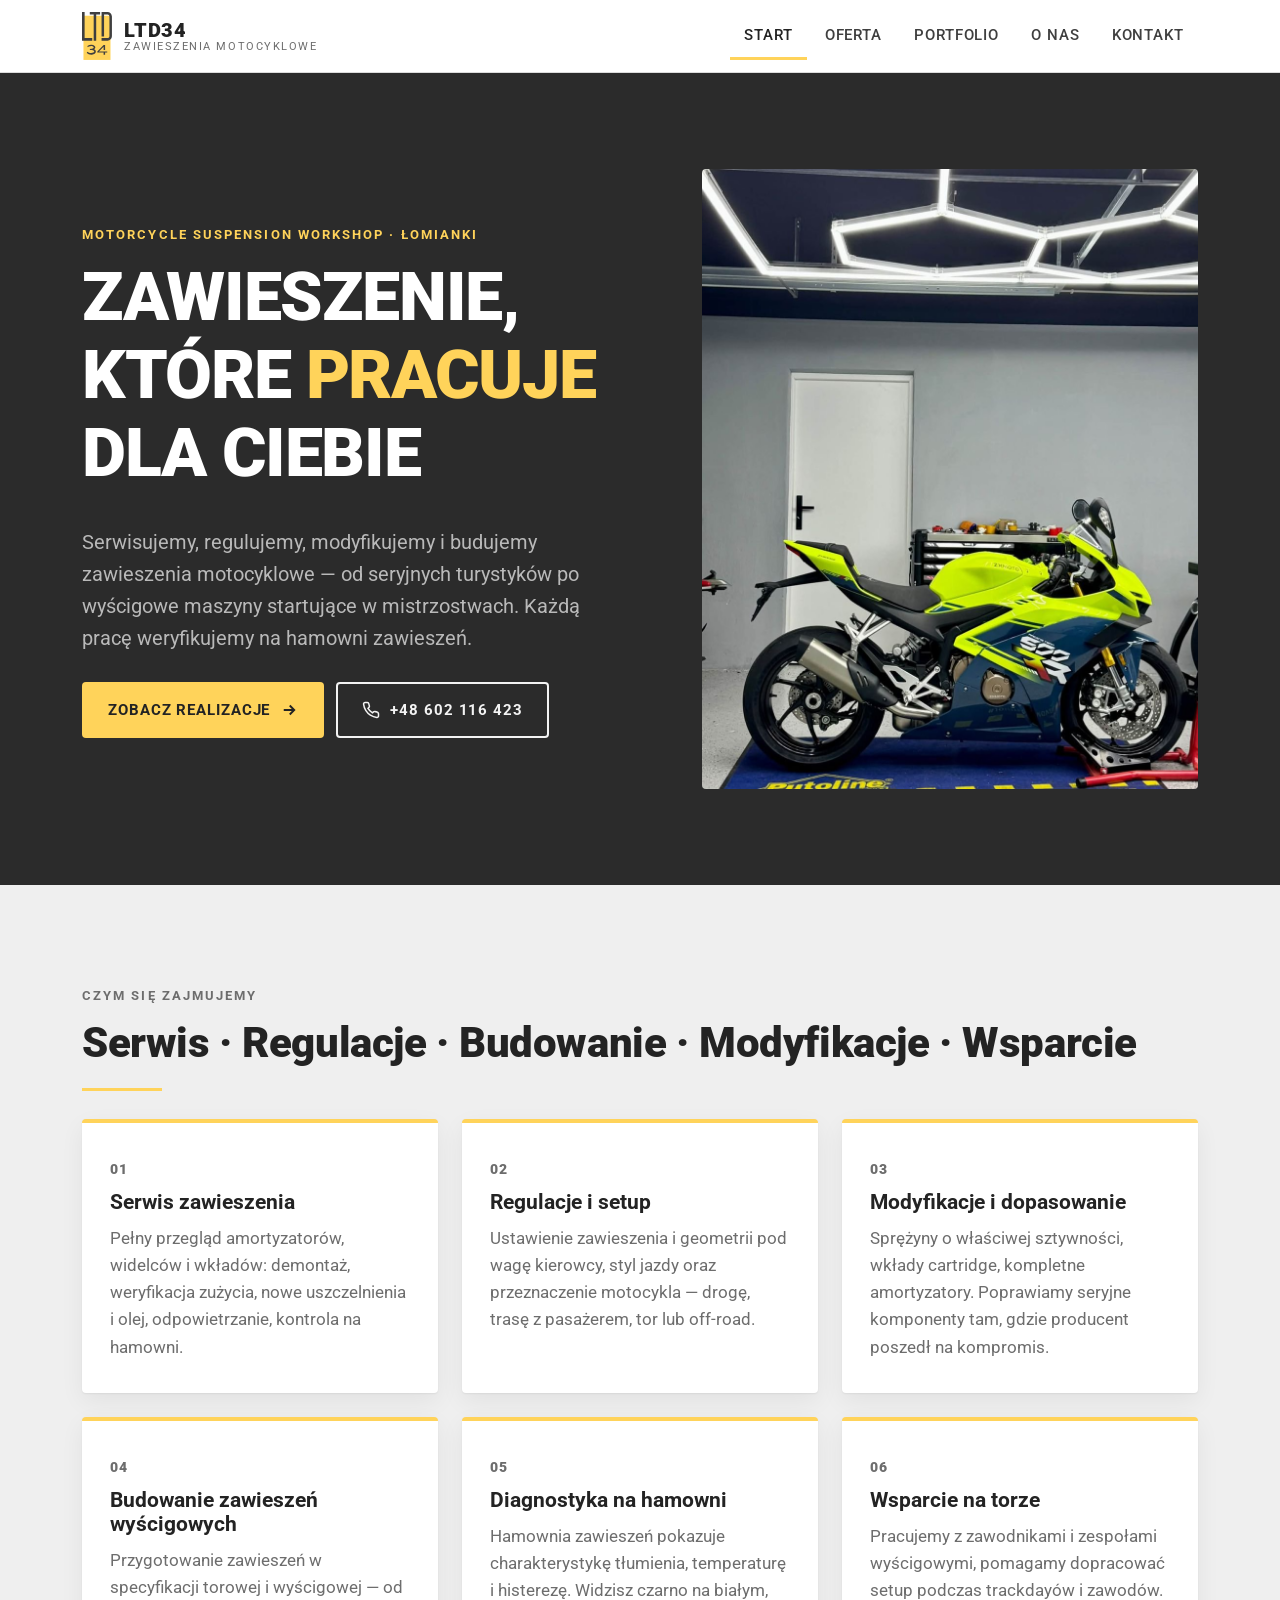
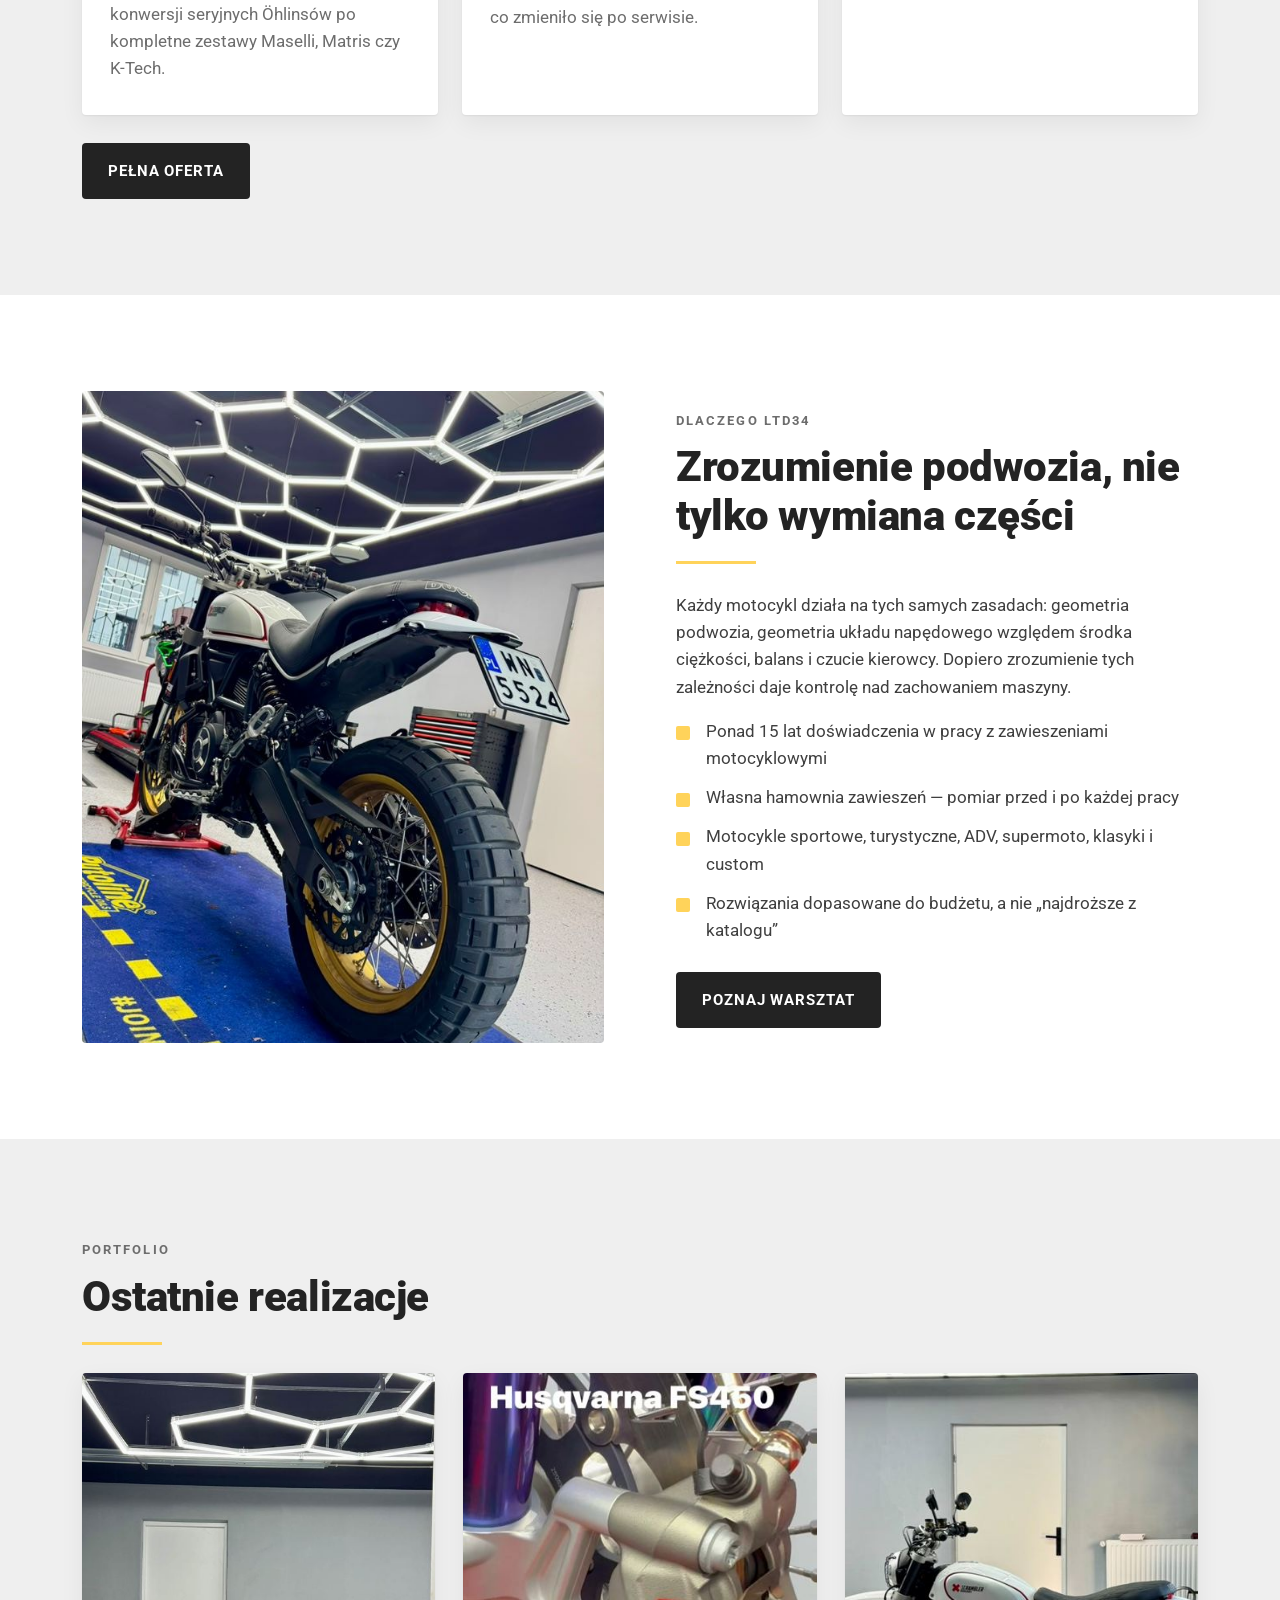
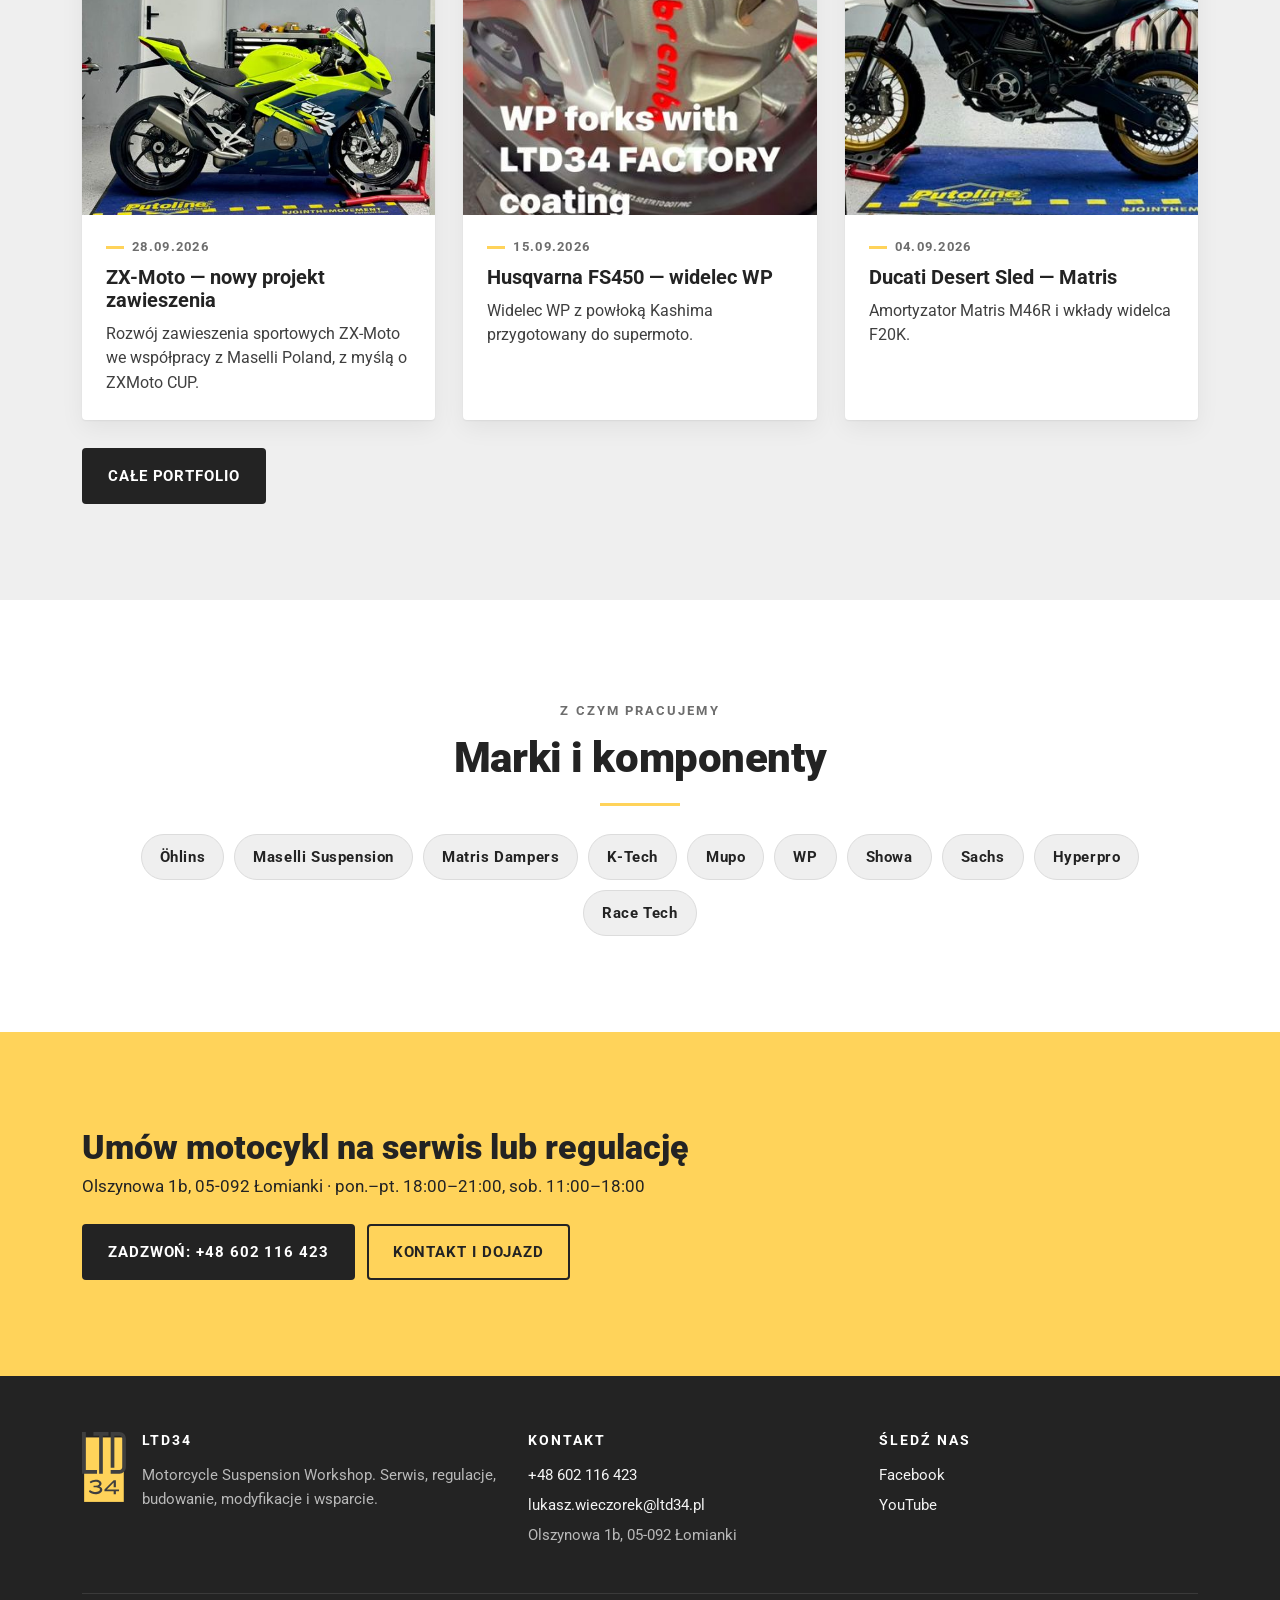
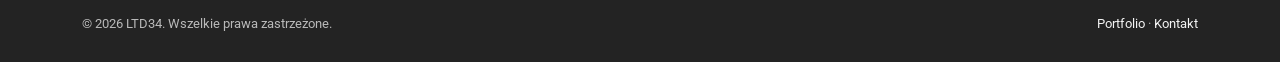
<file: index.html>
<!doctype html>
<html lang="pl">
<head>
  <meta charset="utf-8">
  <meta name="viewport" content="width=device-width, initial-scale=1">
  <title>LTD34 — zawieszenia motocyklowe | Serwis, regulacje, tuning | Łomianki</title>
  <meta name="description" content="LTD34 — warsztat zawieszeń motocyklowych w Łomiankach pod Warszawą. Serwis amortyzatorów i widelców, diagnostyka na hamowni, regulacje, modyfikacje i budowa zawieszeń wyścigowych.">
  <meta name="keywords" content="zawieszenia motocyklowe, serwis zawieszenia, regulacja zawieszenia, serwis amortyzatora, serwis widelca, Öhlins, Maselli, Matris, Mupo, K-Tech, Łomianki, Warszawa">
  <link rel="canonical" href="https://ltd34.pl/">
  <meta property="og:type" content="website">
  <meta property="og:locale" content="pl_PL">
  <meta property="og:site_name" content="LTD34">
  <meta property="og:title" content="LTD34 — zawieszenia motocyklowe">
  <meta property="og:description" content="Serwis, regulacje, budowanie i modyfikacje zawieszeń motocyklowych. Łomianki k. Warszawy.">
  <meta property="og:url" content="https://ltd34.pl/">
  <meta property="og:image" content="https://ltd34.pl/assets/img/og-image.jpg">
  <meta name="theme-color" content="#2b2b2b">
  <link rel="icon" href="assets/img/ltd34_logo.svg" type="image/svg+xml">
  <link rel="preconnect" href="https://fonts.googleapis.com">
  <link rel="preconnect" href="https://fonts.gstatic.com" crossorigin>
  <link href="https://fonts.googleapis.com/css2?family=Roboto:ital,wght@0,300;0,400;0,500;0,700;0,900;1,400&display=swap" rel="stylesheet">
  <link rel="stylesheet" href="assets/css/style.css">
  <script type="application/ld+json">
  {
    "@context": "https://schema.org",
    "@type": "AutoRepair",
    "name": "LTD34 — zawieszenia motocyklowe",
    "alternateName": "LTD 34 Motorcycle Suspension Workshop",
    "url": "https://ltd34.pl/",
    "logo": "https://ltd34.pl/assets/img/ltd34_logo.svg",
    "image": "https://ltd34.pl/assets/img/og-image.jpg",
    "telephone": "+48 602 116 423",
    "email": "lukasz.wieczorek@ltd34.pl",
    "address": {
      "@type": "PostalAddress",
      "streetAddress": "Olszynowa 1b",
      "postalCode": "05-092",
      "addressLocality": "Łomianki",
      "addressCountry": "PL"
    },
    "openingHoursSpecification": [
      { "@type": "OpeningHoursSpecification", "dayOfWeek": ["Monday", "Tuesday", "Wednesday", "Thursday", "Friday"], "opens": "18:00", "closes": "21:00" },
      { "@type": "OpeningHoursSpecification", "dayOfWeek": "Saturday", "opens": "11:00", "closes": "18:00" }
    ],
    "sameAs": [
      "https://www.facebook.com/LTD34Workshop/",
      "https://www.youtube.com/@ltd3484"
    ]
  }
  </script>
</head>
<body>
  <a class="skip-link" href="#main">Przejdź do treści</a>

  <header class="site-header">
    <div class="wrap">
      <a class="brand" href="index.html" aria-label="LTD34 — strona główna">
        <img src="assets/img/ltd34_logo.svg" alt="" width="30" height="47">
        <span class="brand-text"><span class="brand-name">LTD34</span><span class="brand-sub">Zawieszenia motocyklowe</span></span>
      </a>
      <button class="nav-toggle" aria-expanded="false" aria-controls="nav" aria-label="Menu"><span></span><span></span><span></span></button>
      <nav class="nav" id="nav" aria-label="Główna nawigacja">
        <ul>
          <li><a href="index.html" aria-current="page">Start</a></li>
          <li><a href="oferta.html">Oferta</a></li>
          <li><a href="portfolio.html">Portfolio</a></li>
          <li><a href="o-nas.html">O nas</a></li>
          <li><a href="kontakt.html">Kontakt</a></li>
        </ul>
      </nav>
    </div>
  </header>

  <main id="main">
    <section class="hero">
      <div class="wrap">
        <div>
          <span class="eyebrow">Motorcycle Suspension Workshop · Łomianki</span>
          <h1>Zawieszenie, które <em>pracuje</em> dla&nbsp;Ciebie</h1>
          <p class="lead">Serwisujemy, regulujemy, modyfikujemy i budujemy zawieszenia motocyklowe — od seryjnych turystyków po wyścigowe maszyny startujące w mistrzostwach. Każdą pracę weryfikujemy na hamowni zawieszeń.</p>
          <div class="btn-row">
            <a class="btn btn--accent" href="portfolio.html">Zobacz realizacje
              <svg viewBox="0 0 24 24" fill="none" stroke="currentColor" stroke-width="2.5" aria-hidden="true"><path d="M5 12h14M13 6l6 6-6 6"/></svg></a>
            <a class="btn btn--ghost" href="tel:+48602116423">
              <svg viewBox="0 0 24 24" fill="none" stroke="currentColor" stroke-width="2" aria-hidden="true"><path d="M22 16.9v3a2 2 0 0 1-2.2 2 19.8 19.8 0 0 1-8.6-3.1 19.5 19.5 0 0 1-6-6A19.8 19.8 0 0 1 2.1 4.2 2 2 0 0 1 4.1 2h3a2 2 0 0 1 2 1.7c.1.9.4 1.8.7 2.7a2 2 0 0 1-.5 2.1L8 9.8a16 16 0 0 0 6 6l1.3-1.3a2 2 0 0 1 2.1-.4c.9.3 1.8.6 2.7.7a2 2 0 0 1 1.7 2z"/></svg>
              +48 602 116 423</a>
          </div>
        </div>
        <div class="hero-media">
          <img src="assets/img/hero.jpg" alt="Motocykl sportowy ZX-Moto na stanowisku w warsztacie LTD34" width="1015" height="1400" fetchpriority="high">
        </div>
      </div>
    </section>

    <section class="section">
      <div class="wrap">
        <span class="eyebrow">Czym się zajmujemy</span>
        <h2 class="title">Serwis · Regulacje · Budowanie · Modyfikacje · Wsparcie</h2>
        <hr class="rule">
        <div class="services">
          <article class="service">
            <span class="service-num">01</span>
            <h3>Serwis zawieszenia</h3>
            <p>Pełny przegląd amortyzatorów, widelców i wkładów: demontaż, weryfikacja zużycia, nowe uszczelnienia i olej, odpowietrzanie, kontrola na hamowni.</p>
          </article>
          <article class="service">
            <span class="service-num">02</span>
            <h3>Regulacje i setup</h3>
            <p>Ustawienie zawieszenia i geometrii pod wagę kierowcy, styl jazdy oraz przeznaczenie motocykla — drogę, trasę z pasażerem, tor lub off-road.</p>
          </article>
          <article class="service">
            <span class="service-num">03</span>
            <h3>Modyfikacje i dopasowanie</h3>
            <p>Sprężyny o właściwej sztywności, wkłady cartridge, kompletne amortyzatory. Poprawiamy seryjne komponenty tam, gdzie producent poszedł na kompromis.</p>
          </article>
          <article class="service">
            <span class="service-num">04</span>
            <h3>Budowanie zawieszeń wyścigowych</h3>
            <p>Przygotowanie zawieszeń w specyfikacji torowej i wyścigowej — od konwersji seryjnych Öhlinsów po kompletne zestawy Maselli, Matris czy K-Tech.</p>
          </article>
          <article class="service">
            <span class="service-num">05</span>
            <h3>Diagnostyka na hamowni</h3>
            <p>Hamownia zawieszeń pokazuje charakterystykę tłumienia, temperaturę i histerezę. Widzisz czarno na białym, co zmieniło się po serwisie.</p>
          </article>
          <article class="service">
            <span class="service-num">06</span>
            <h3>Wsparcie na torze</h3>
            <p>Pracujemy z zawodnikami i zespołami wyścigowymi, pomagamy dopracować setup podczas trackdayów i zawodów.</p>
          </article>
        </div>
        <div class="btn-row"><a class="btn btn--dark" href="oferta.html">Pełna oferta</a></div>
      </div>
    </section>

    <section class="section section--white">
      <div class="wrap split">
        <img src="assets/img/warsztat.jpg" alt="Ducati Desert Sled z zawieszeniem Matris na stanowisku warsztatowym LTD34" width="650" height="960" loading="lazy">
        <div>
          <span class="eyebrow">Dlaczego LTD34</span>
          <h2 class="title">Zrozumienie podwozia, nie tylko wymiana części</h2>
          <hr class="rule">
          <p>Każdy motocykl działa na tych samych zasadach: geometria podwozia, geometria układu napędowego względem środka ciężkości, balans i czucie kierowcy. Dopiero zrozumienie tych zależności daje kontrolę nad zachowaniem maszyny.</p>
          <ul class="checklist">
            <li>Ponad 15 lat doświadczenia w pracy z zawieszeniami motocyklowymi</li>
            <li>Własna hamownia zawieszeń — pomiar przed i po każdej pracy</li>
            <li>Motocykle sportowe, turystyczne, ADV, supermoto, klasyki i custom</li>
            <li>Rozwiązania dopasowane do budżetu, a nie „najdroższe z katalogu”</li>
          </ul>
          <div class="btn-row"><a class="btn btn--dark" href="o-nas.html">Poznaj warsztat</a></div>
        </div>
      </div>
    </section>

    <section class="section">
      <div class="wrap">
        <span class="eyebrow">Portfolio</span>
        <h2 class="title">Ostatnie realizacje</h2>
        <hr class="rule">
        <div class="pf-grid">
          <a class="pf-card" href="portfolio.html#zxmoto">
            <span class="pf-thumb"><img src="assets/img/portfolio/zxmoto-1-sm.jpg" alt="ZX-Moto na stanowisku w warsztacie" width="540" height="720" loading="lazy"></span>
            <span class="pf-body">
              <span class="pf-date"><time datetime="2026-09-28">28.09.2026</time></span>
              <h3>ZX-Moto — nowy projekt zawieszenia</h3>
              <span class="pf-text">Rozwój zawieszenia sportowych ZX-Moto we współpracy z Maselli Poland, z myślą o ZXMoto CUP.</span>
            </span>
          </a>
          <a class="pf-card" href="portfolio.html#wp-forks">
            <span class="pf-thumb"><img src="assets/img/portfolio/wp-forks-1-sm.jpg" alt="Widelec WP Husqvarna FS450 z powłoką Kashima" width="405" height="720" loading="lazy"></span>
            <span class="pf-body">
              <span class="pf-date"><time datetime="2026-09-15">15.09.2026</time></span>
              <h3>Husqvarna FS450 — widelec WP</h3>
              <span class="pf-text">Widelec WP z powłoką Kashima przygotowany do supermoto.</span>
            </span>
          </a>
          <a class="pf-card" href="portfolio.html#desert-sled">
            <span class="pf-thumb"><img src="assets/img/portfolio/desert-sled-1-sm.jpg" alt="Ducati Desert Sled po montażu zawieszenia Matris" width="424" height="720" loading="lazy"></span>
            <span class="pf-body">
              <span class="pf-date"><time datetime="2026-09-04">04.09.2026</time></span>
              <h3>Ducati Desert Sled — Matris</h3>
              <span class="pf-text">Amortyzator Matris M46R i wkłady widelca F20K.</span>
            </span>
          </a>
        </div>
        <div class="btn-row"><a class="btn btn--dark" href="portfolio.html">Całe portfolio</a></div>
      </div>
    </section>

    <section class="section section--white center">
      <div class="wrap">
        <span class="eyebrow">Z czym pracujemy</span>
        <h2 class="title">Marki i komponenty</h2>
        <hr class="rule">
        <div class="brands">
          <span>Öhlins</span><span>Maselli Suspension</span><span>Matris Dampers</span><span>K-Tech</span><span>Mupo</span>
          <span>WP</span><span>Showa</span><span>Sachs</span><span>Hyperpro</span><span>Race Tech</span>
        </div>
      </div>
    </section>

    <section class="section section--accent cta">
      <div class="wrap">
        <div>
          <h2>Umów motocykl na serwis lub regulację</h2>
          <p>Olszynowa 1b, 05-092 Łomianki · pon.–pt. 18:00–21:00, sob. 11:00–18:00</p>
        </div>
        <div class="btn-row btn-row--flush">
          <a class="btn btn--dark" href="tel:+48602116423">Zadzwoń: +48 602 116 423</a>
          <a class="btn btn--ghost" href="kontakt.html">Kontakt i dojazd</a>
        </div>
      </div>
    </section>
  </main>

  <footer class="site-footer">
    <div class="wrap">
      <div class="footer-grid">
        <div class="footer-brand">
          <img src="assets/img/ltd34_logo.svg" alt="LTD34" width="44" height="69">
          <div>
            <h2>LTD34</h2>
            <p>Motorcycle Suspension Workshop. Serwis, regulacje, budowanie, modyfikacje i wsparcie.</p>
          </div>
        </div>
        <div>
          <h2>Kontakt</h2>
          <ul>
            <li><a href="tel:+48602116423">+48 602 116 423</a></li>
            <li><a href="mailto:lukasz.wieczorek@ltd34.pl">lukasz.wieczorek@ltd34.pl</a></li>
            <li>Olszynowa 1b, 05-092 Łomianki</li>
          </ul>
        </div>
        <div>
          <h2>Śledź nas</h2>
          <ul>
            <li><a href="https://www.facebook.com/LTD34Workshop/" target="_blank" rel="noopener">Facebook</a></li>
            <li><a href="https://www.youtube.com/@ltd3484" target="_blank" rel="noopener">YouTube</a></li>
          </ul>
        </div>
      </div>
      <div class="footer-bottom">
        <span>© <span data-year>2026</span> LTD34. Wszelkie prawa zastrzeżone.</span>
        <span><a href="portfolio.html">Portfolio</a> · <a href="kontakt.html">Kontakt</a></span>
      </div>
    </div>
  </footer>

  <script src="assets/js/main.js" defer></script>
</body>
</html>
</file>
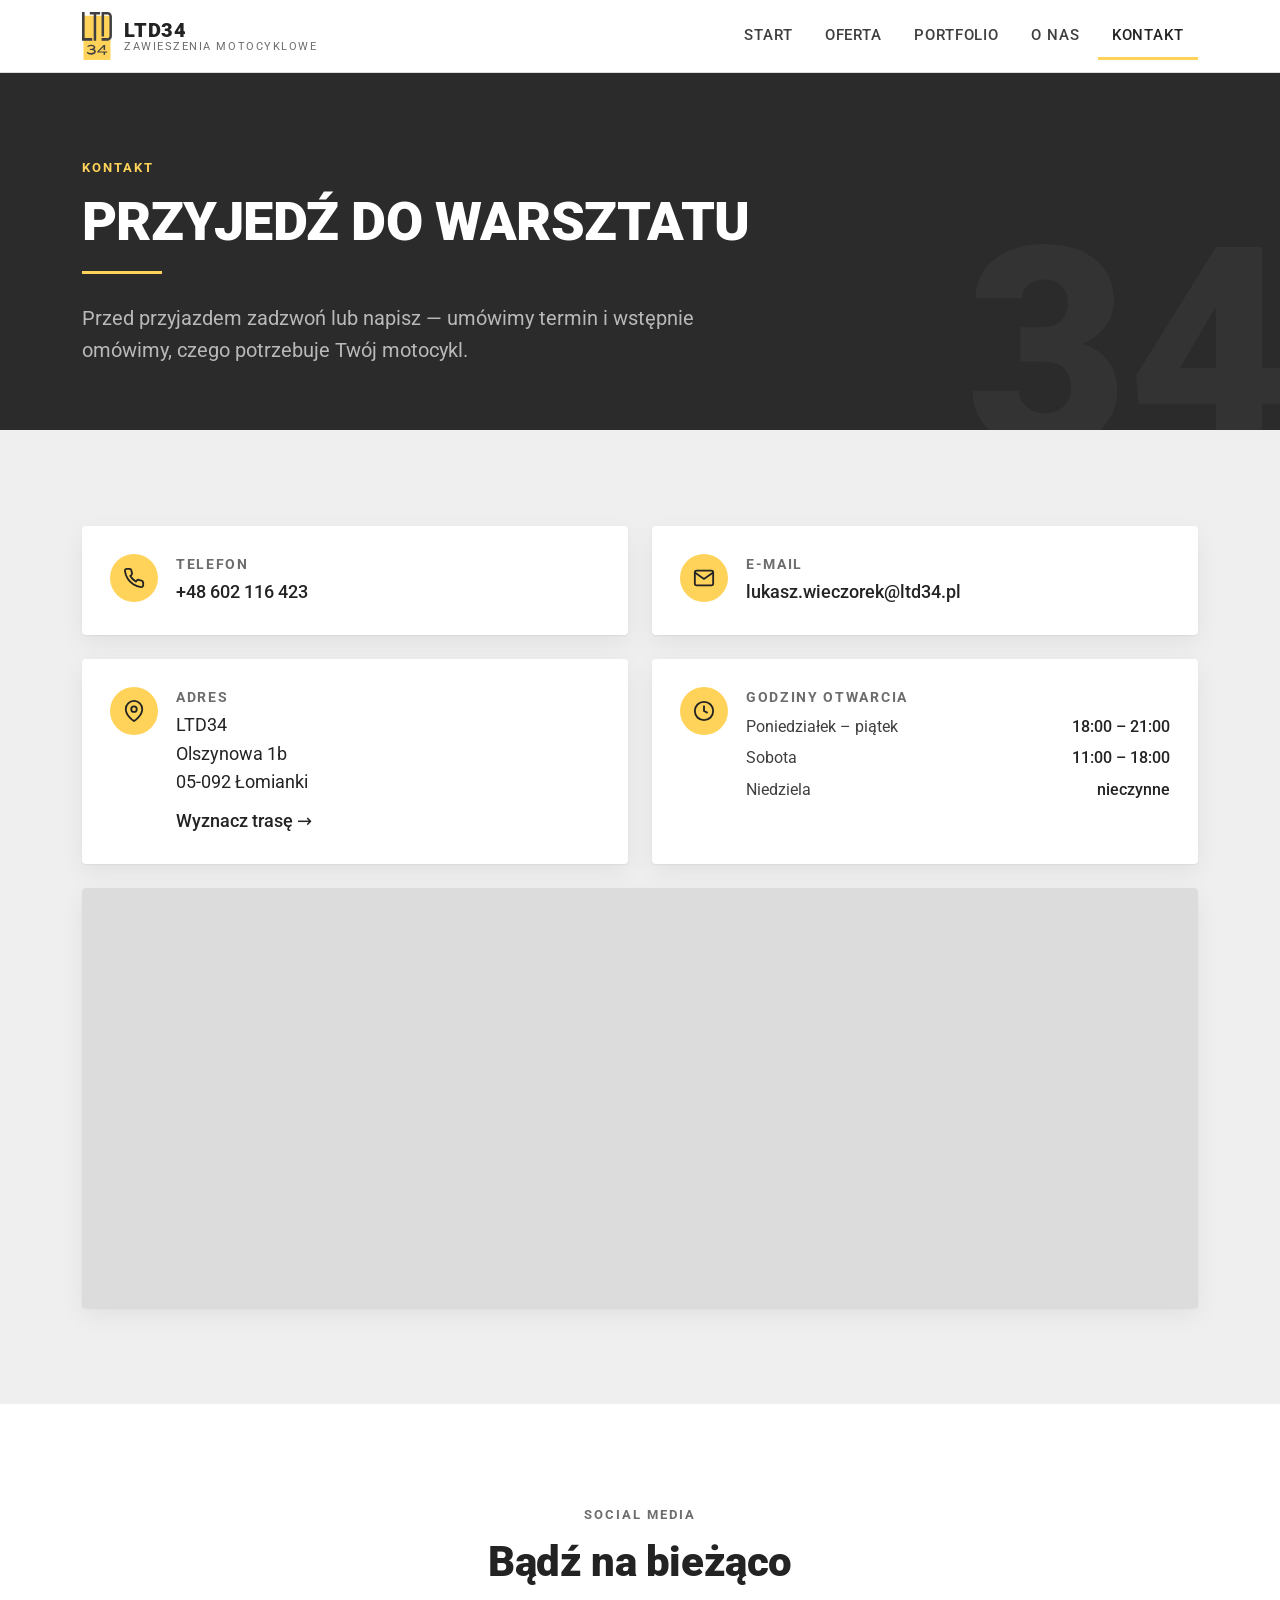
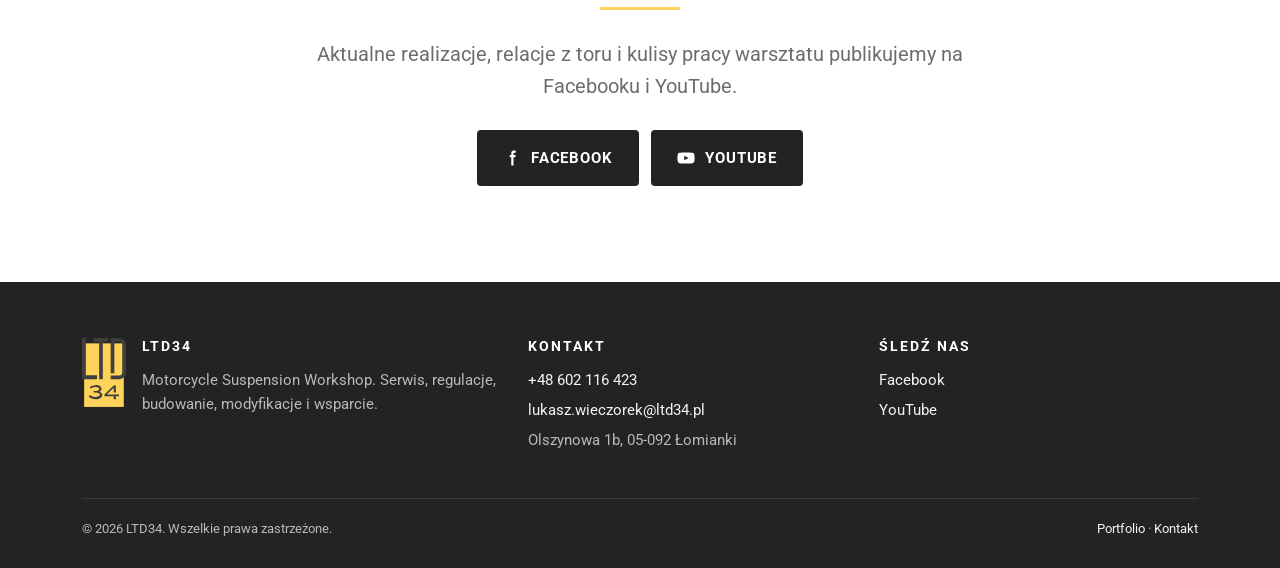
<file: kontakt.html>
<!doctype html>
<html lang="pl">
<head>
  <meta charset="utf-8">
  <meta name="viewport" content="width=device-width, initial-scale=1">
  <title>Kontakt — LTD34, Olszynowa 1b, Łomianki</title>
  <meta name="description" content="LTD34, Olszynowa 1b, 05-092 Łomianki. Tel. +48 602 116 423, e-mail lukasz.wieczorek@ltd34.pl. Godziny otwarcia i dojazd.">
  <link rel="canonical" href="https://ltd34.pl/kontakt.html">
  <meta property="og:type" content="website">
  <meta property="og:locale" content="pl_PL">
  <meta property="og:site_name" content="LTD34">
  <meta property="og:title" content="Kontakt — LTD34, Olszynowa 1b, Łomianki">
  <meta property="og:description" content="LTD34, Olszynowa 1b, 05-092 Łomianki. Tel. +48 602 116 423, e-mail lukasz.wieczorek@ltd34.pl. Godziny otwarcia i dojazd.">
  <meta property="og:url" content="https://ltd34.pl/kontakt.html">
  <meta property="og:image" content="https://ltd34.pl/assets/img/og-image.jpg">
  <meta name="theme-color" content="#2b2b2b">
  <link rel="icon" href="assets/img/ltd34_logo.svg" type="image/svg+xml">
  <link rel="preconnect" href="https://fonts.googleapis.com">
  <link rel="preconnect" href="https://fonts.gstatic.com" crossorigin>
  <link href="https://fonts.googleapis.com/css2?family=Roboto:ital,wght@0,300;0,400;0,500;0,700;0,900;1,400&display=swap" rel="stylesheet">
  <link rel="stylesheet" href="assets/css/style.css">
  <script type="application/ld+json">
  {
    "@context": "https://schema.org",
    "@type": "AutoRepair",
    "name": "LTD34 — zawieszenia motocyklowe",
    "alternateName": "LTD 34 Motorcycle Suspension Workshop",
    "url": "https://ltd34.pl/",
    "logo": "https://ltd34.pl/assets/img/ltd34_logo.svg",
    "image": "https://ltd34.pl/assets/img/og-image.jpg",
    "telephone": "+48 602 116 423",
    "email": "lukasz.wieczorek@ltd34.pl",
    "address": {
      "@type": "PostalAddress",
      "streetAddress": "Olszynowa 1b",
      "postalCode": "05-092",
      "addressLocality": "Łomianki",
      "addressCountry": "PL"
    },
    "openingHoursSpecification": [
      { "@type": "OpeningHoursSpecification", "dayOfWeek": ["Monday", "Tuesday", "Wednesday", "Thursday", "Friday"], "opens": "18:00", "closes": "21:00" },
      { "@type": "OpeningHoursSpecification", "dayOfWeek": "Saturday", "opens": "11:00", "closes": "18:00" }
    ],
    "sameAs": [
      "https://www.facebook.com/LTD34Workshop/",
      "https://www.youtube.com/@ltd3484"
    ]
  }
  </script>
</head>
<body>
  <a class="skip-link" href="#main">Przejdź do treści</a>

  <header class="site-header">
    <div class="wrap">
      <a class="brand" href="index.html" aria-label="LTD34 — strona główna">
        <img src="assets/img/ltd34_logo.svg" alt="" width="30" height="47">
        <span class="brand-text"><span class="brand-name">LTD34</span><span class="brand-sub">Zawieszenia motocyklowe</span></span>
      </a>
      <button class="nav-toggle" aria-expanded="false" aria-controls="nav" aria-label="Menu"><span></span><span></span><span></span></button>
      <nav class="nav" id="nav" aria-label="Główna nawigacja">
        <ul>
          <li><a href="index.html">Start</a></li>
          <li><a href="oferta.html">Oferta</a></li>
          <li><a href="portfolio.html">Portfolio</a></li>
          <li><a href="o-nas.html">O nas</a></li>
          <li><a href="kontakt.html" aria-current="page">Kontakt</a></li>
        </ul>
      </nav>
    </div>
  </header>

  <main id="main">
    <section class="page-head">
      <div class="wrap">
        <span class="eyebrow">Kontakt</span>
        <h1>Przyjedź do warsztatu</h1>
        <hr class="rule">
        <p class="lead">Przed przyjazdem zadzwoń lub napisz — umówimy termin i wstępnie omówimy, czego potrzebuje Twój motocykl.</p>
      </div>
    </section>

    <section class="section">
      <div class="wrap">
        <div class="contact-grid">
          <div class="contact-card">
            <span class="contact-ico"><svg viewBox="0 0 24 24" fill="none" stroke="currentColor" stroke-width="2" aria-hidden="true"><path d="M22 16.9v3a2 2 0 0 1-2.2 2 19.8 19.8 0 0 1-8.6-3.1 19.5 19.5 0 0 1-6-6A19.8 19.8 0 0 1 2.1 4.2 2 2 0 0 1 4.1 2h3a2 2 0 0 1 2 1.7c.1.9.4 1.8.7 2.7a2 2 0 0 1-.5 2.1L8 9.8a16 16 0 0 0 6 6l1.3-1.3a2 2 0 0 1 2.1-.4c.9.3 1.8.6 2.7.7a2 2 0 0 1 1.7 2z"/></svg></span>
            <div>
              <h2>Telefon</h2>
              <p><a href="tel:+48602116423">+48 602 116 423</a></p>
            </div>
          </div>
          <div class="contact-card">
            <span class="contact-ico"><svg viewBox="0 0 24 24" fill="none" stroke="currentColor" stroke-width="2" aria-hidden="true"><rect x="2" y="4" width="20" height="16" rx="2"/><path d="m22 6-10 7L2 6"/></svg></span>
            <div>
              <h2>E-mail</h2>
              <p><a href="mailto:lukasz.wieczorek@ltd34.pl">lukasz.wieczorek@ltd34.pl</a></p>
            </div>
          </div>
          <div class="contact-card">
            <span class="contact-ico"><svg viewBox="0 0 24 24" fill="none" stroke="currentColor" stroke-width="2" aria-hidden="true"><path d="M21 10c0 7-9 13-9 13S3 17 3 10a9 9 0 0 1 18 0z"/><circle cx="12" cy="10" r="3"/></svg></span>
            <div>
              <h2>Adres</h2>
              <p>LTD34<br>Olszynowa 1b<br>05-092 Łomianki</p>
              <p class="note"><a href="https://www.google.com/maps/dir/?api=1&amp;destination=Olszynowa+1b,+05-092+%C5%81omianki" target="_blank" rel="noopener">Wyznacz trasę →</a></p>
            </div>
          </div>
          <div class="contact-card">
            <span class="contact-ico"><svg viewBox="0 0 24 24" fill="none" stroke="currentColor" stroke-width="2" aria-hidden="true"><circle cx="12" cy="12" r="10"/><path d="M12 6v6l4 2"/></svg></span>
            <div>
              <h2>Godziny otwarcia</h2>
              <table class="hours">
                <tr><td>Poniedziałek – piątek</td><td>18:00 – 21:00</td></tr>
                <tr><td>Sobota</td><td>11:00 – 18:00</td></tr>
                <tr><td>Niedziela</td><td>nieczynne</td></tr>
              </table>
            </div>
          </div>
        </div>

        <div class="map">
          <iframe title="Mapa dojazdu do LTD34, Olszynowa 1b, Łomianki" src="https://www.google.com/maps?q=Olszynowa+1b,+05-092+%C5%81omianki&amp;z=15&amp;output=embed" loading="lazy" referrerpolicy="no-referrer-when-downgrade"></iframe>
        </div>
      </div>
    </section>

    <section class="section section--white center">
      <div class="wrap">
        <span class="eyebrow">Social media</span>
        <h2 class="title">Bądź na bieżąco</h2>
        <hr class="rule">
        <p class="lead">Aktualne realizacje, relacje z toru i kulisy pracy warsztatu publikujemy na Facebooku i YouTube.</p>
        <div class="btn-row">
          <a class="btn btn--dark" href="https://www.facebook.com/LTD34Workshop/" target="_blank" rel="noopener">
            <svg viewBox="0 0 24 24" fill="currentColor" aria-hidden="true"><path d="M14 8V6.5c0-.7.2-1.5 1.5-1.5H17V2h-2.6C11.5 2 11 4 11 6v2H9v3h2v11h3V11h2.4l.6-3z"/></svg>
            Facebook</a>
          <a class="btn btn--dark" href="https://www.youtube.com/@ltd3484" target="_blank" rel="noopener">
            <svg viewBox="0 0 24 24" fill="currentColor" aria-hidden="true"><path d="M23 7.2a3 3 0 0 0-2.1-2.1C19 4.6 12 4.6 12 4.6s-7 0-8.9.5A3 3 0 0 0 1 7.2 31 31 0 0 0 .5 12a31 31 0 0 0 .5 4.8 3 3 0 0 0 2.1 2.1c1.9.5 8.9.5 8.9.5s7 0 8.9-.5a3 3 0 0 0 2.1-2.1 31 31 0 0 0 .5-4.8 31 31 0 0 0-.5-4.8zM9.7 15.1V8.9L15.5 12z"/></svg>
            YouTube</a>
        </div>
      </div>
    </section>
  </main>

  <footer class="site-footer">
    <div class="wrap">
      <div class="footer-grid">
        <div class="footer-brand">
          <img src="assets/img/ltd34_logo.svg" alt="LTD34" width="44" height="69">
          <div>
            <h2>LTD34</h2>
            <p>Motorcycle Suspension Workshop. Serwis, regulacje, budowanie, modyfikacje i wsparcie.</p>
          </div>
        </div>
        <div>
          <h2>Kontakt</h2>
          <ul>
            <li><a href="tel:+48602116423">+48 602 116 423</a></li>
            <li><a href="mailto:lukasz.wieczorek@ltd34.pl">lukasz.wieczorek@ltd34.pl</a></li>
            <li>Olszynowa 1b, 05-092 Łomianki</li>
          </ul>
        </div>
        <div>
          <h2>Śledź nas</h2>
          <ul>
            <li><a href="https://www.facebook.com/LTD34Workshop/" target="_blank" rel="noopener">Facebook</a></li>
            <li><a href="https://www.youtube.com/@ltd3484" target="_blank" rel="noopener">YouTube</a></li>
          </ul>
        </div>
      </div>
      <div class="footer-bottom">
        <span>© <span data-year>2026</span> LTD34. Wszelkie prawa zastrzeżone.</span>
        <span><a href="portfolio.html">Portfolio</a> · <a href="kontakt.html">Kontakt</a></span>
      </div>
    </div>
  </footer>

  <script src="assets/js/main.js" defer></script>
</body>
</html>
</file>
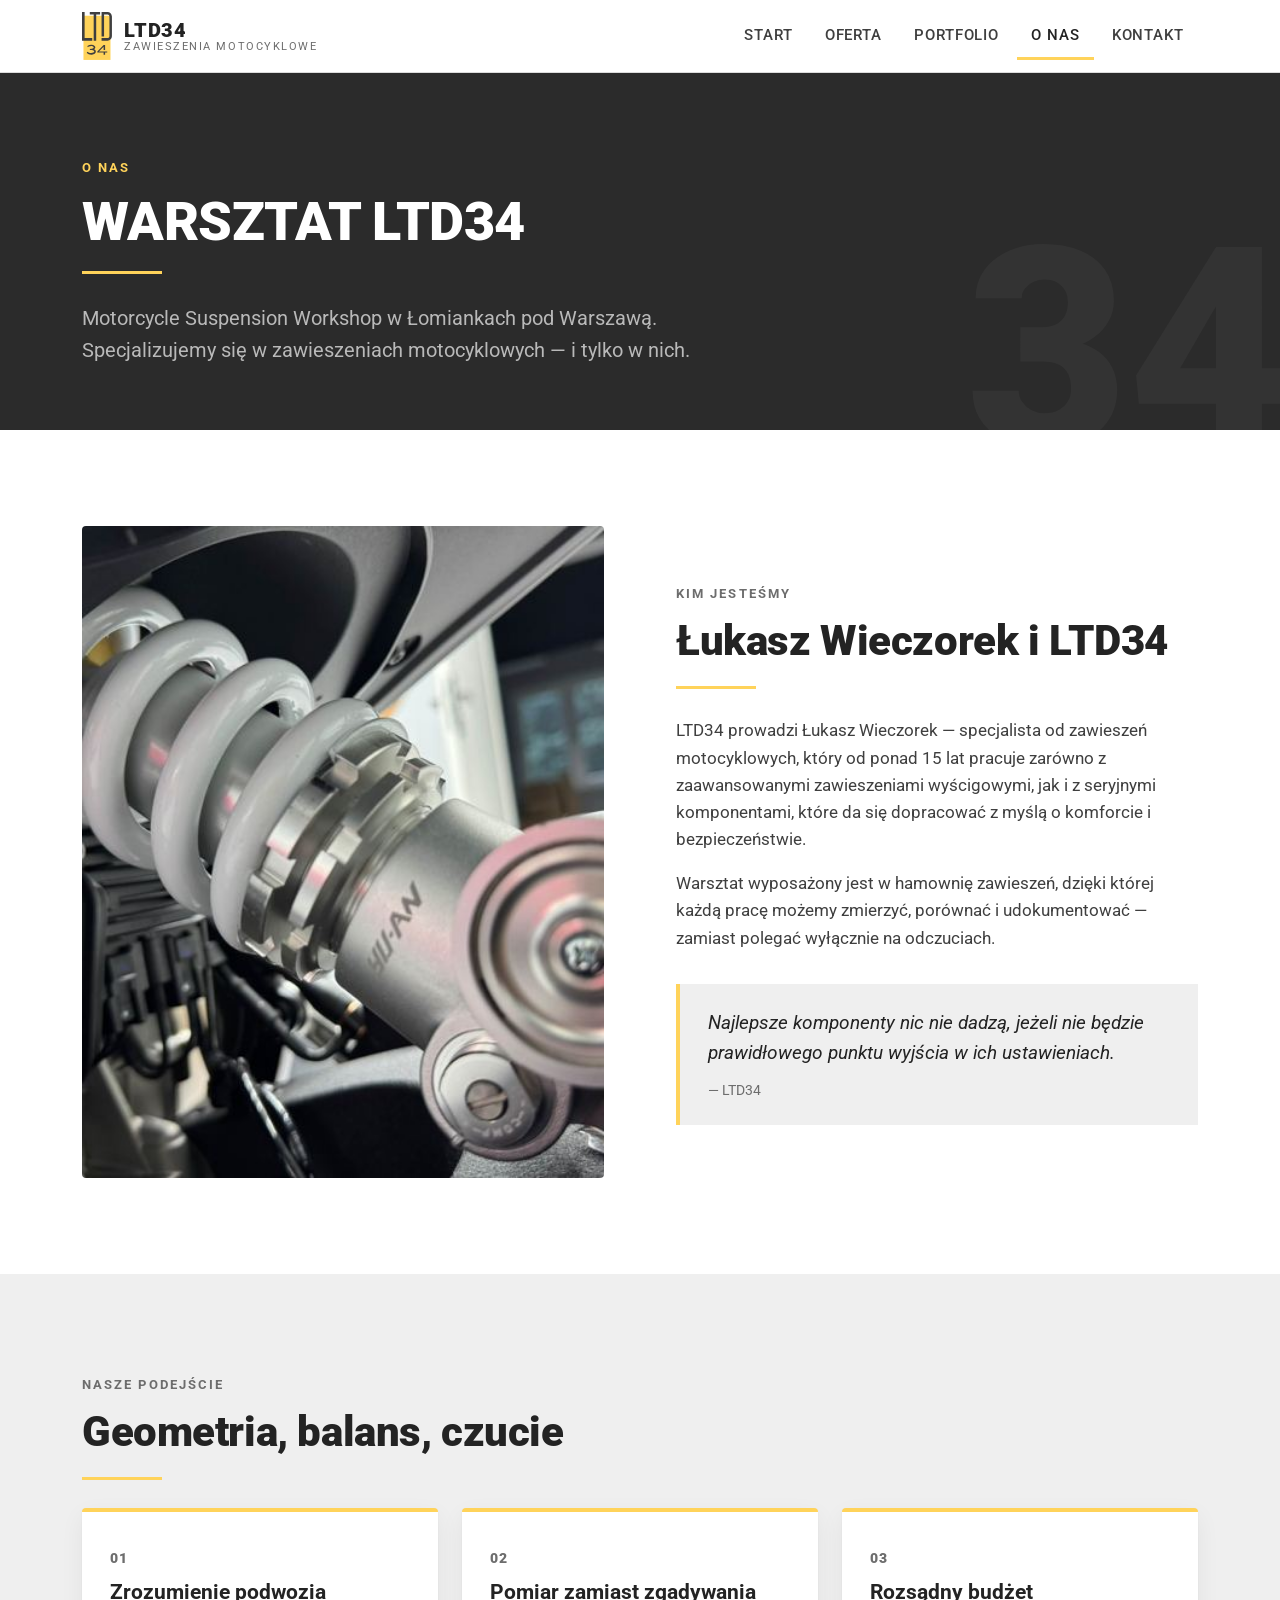
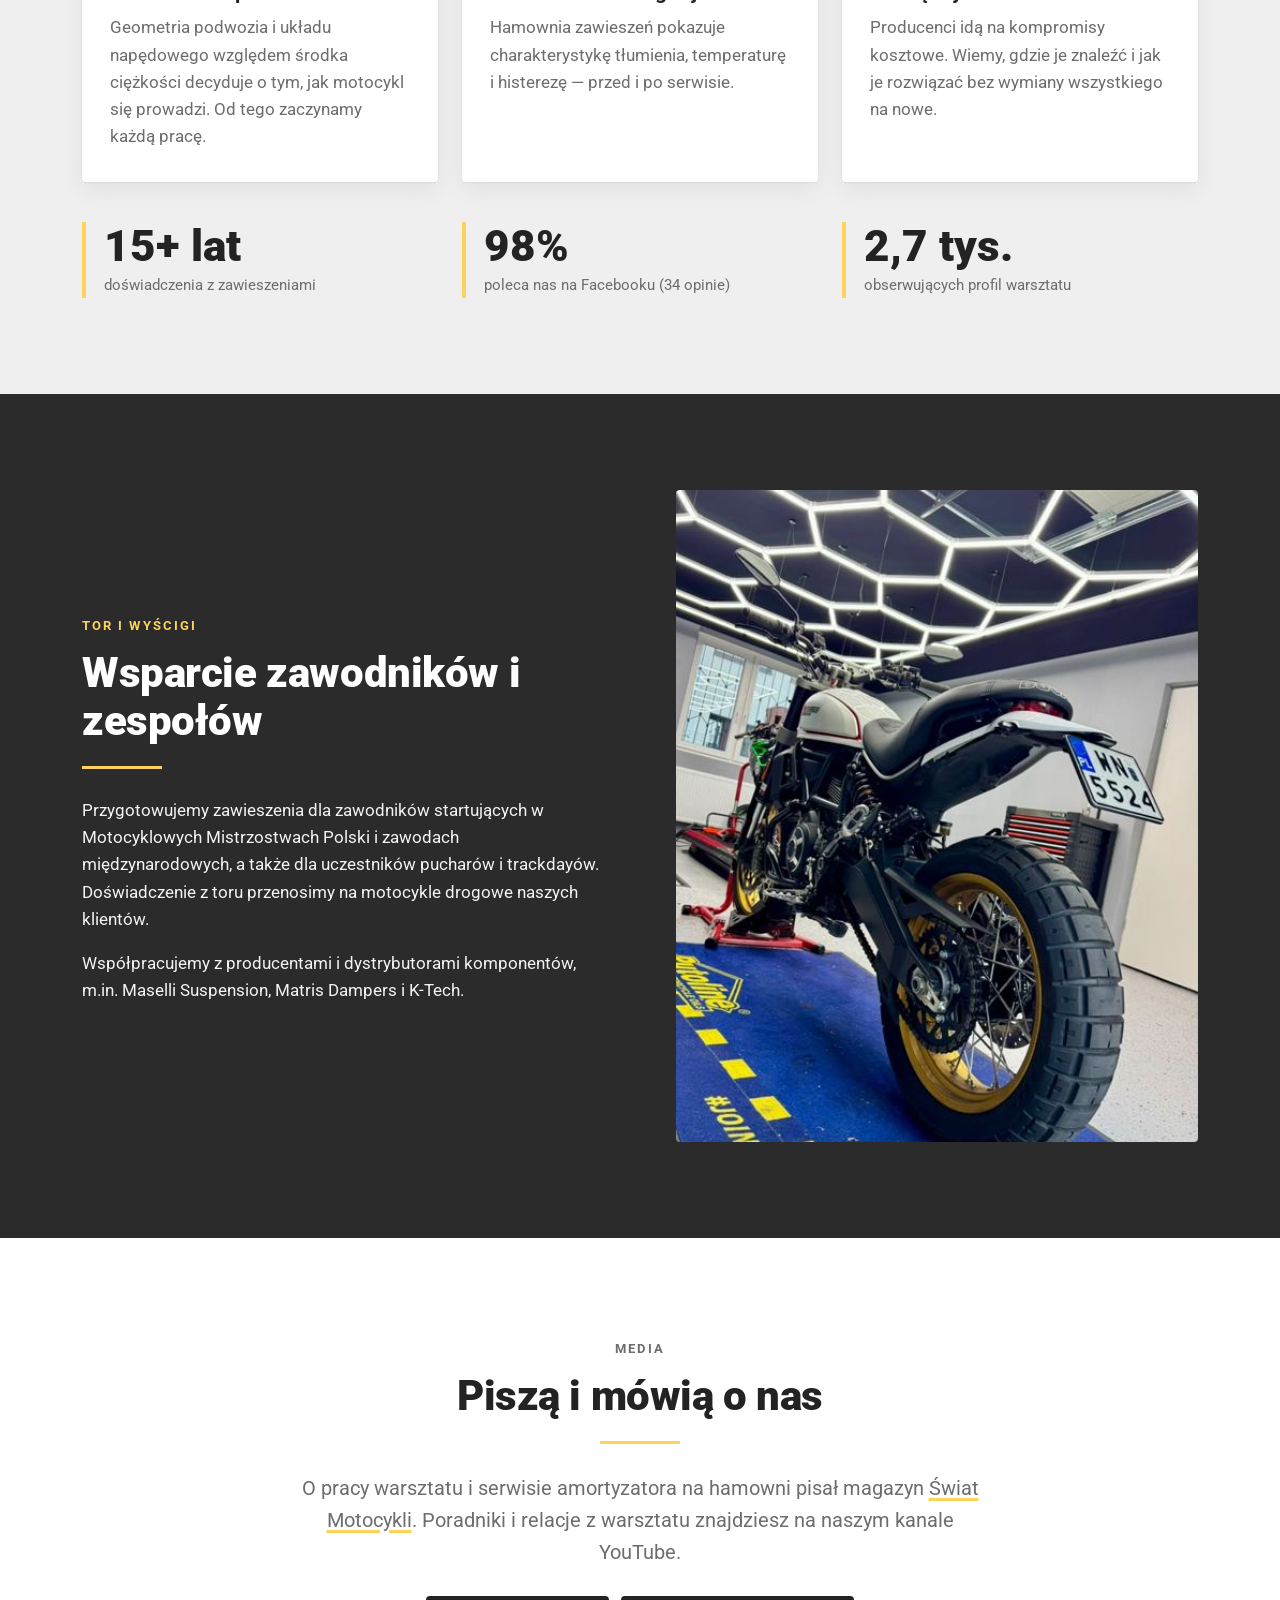
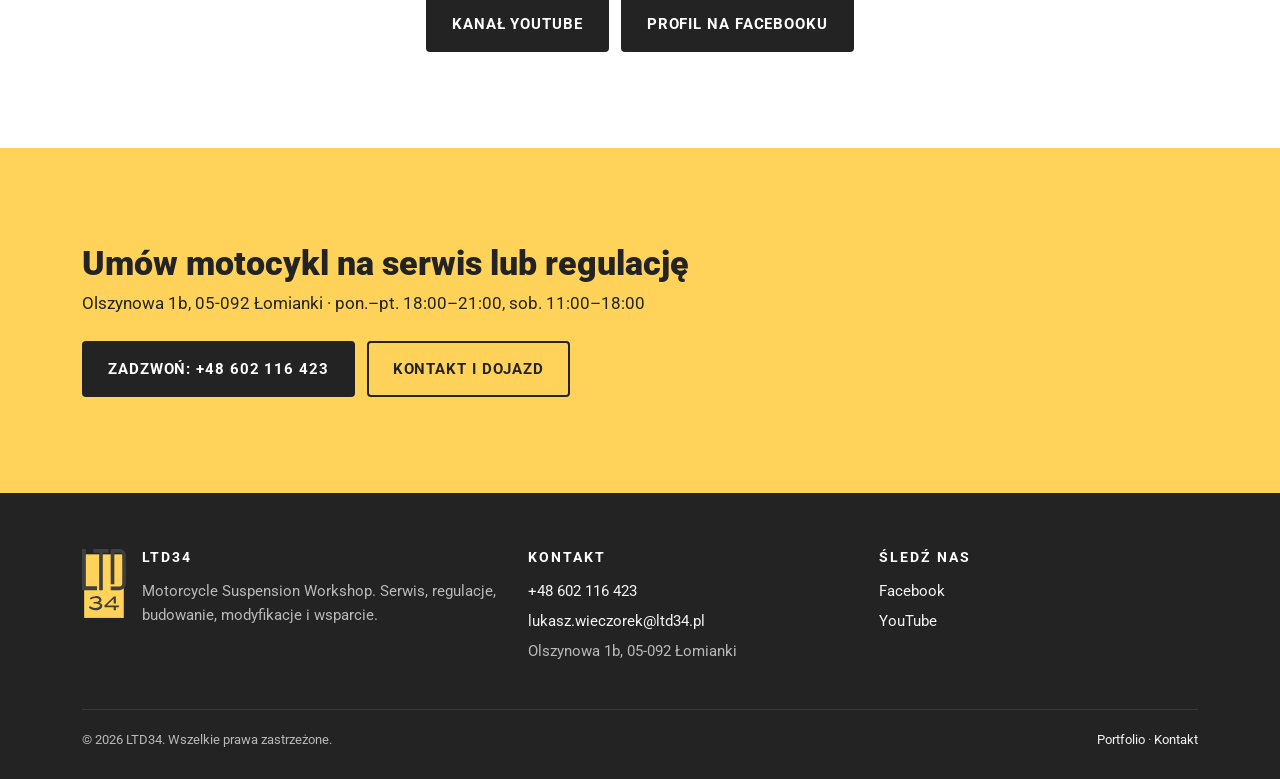
<file: o-nas.html>
<!doctype html>
<html lang="pl">
<head>
  <meta charset="utf-8">
  <meta name="viewport" content="width=device-width, initial-scale=1">
  <title>O nas — warsztat LTD34 | Zawieszenia motocyklowe</title>
  <meta name="description" content="LTD34 — warsztat zawieszeń motocyklowych Łukasza Wieczorka w Łomiankach. Ponad 15 lat doświadczenia i własna hamownia zawieszeń.">
  <link rel="canonical" href="https://ltd34.pl/o-nas.html">
  <meta property="og:type" content="website">
  <meta property="og:locale" content="pl_PL">
  <meta property="og:site_name" content="LTD34">
  <meta property="og:title" content="O nas — warsztat LTD34 | Zawieszenia motocyklowe">
  <meta property="og:description" content="LTD34 — warsztat zawieszeń motocyklowych Łukasza Wieczorka w Łomiankach. Ponad 15 lat doświadczenia i własna hamownia zawieszeń.">
  <meta property="og:url" content="https://ltd34.pl/o-nas.html">
  <meta property="og:image" content="https://ltd34.pl/assets/img/og-image.jpg">
  <meta name="theme-color" content="#2b2b2b">
  <link rel="icon" href="assets/img/ltd34_logo.svg" type="image/svg+xml">
  <link rel="preconnect" href="https://fonts.googleapis.com">
  <link rel="preconnect" href="https://fonts.gstatic.com" crossorigin>
  <link href="https://fonts.googleapis.com/css2?family=Roboto:ital,wght@0,300;0,400;0,500;0,700;0,900;1,400&display=swap" rel="stylesheet">
  <link rel="stylesheet" href="assets/css/style.css">
</head>
<body>
  <a class="skip-link" href="#main">Przejdź do treści</a>

  <header class="site-header">
    <div class="wrap">
      <a class="brand" href="index.html" aria-label="LTD34 — strona główna">
        <img src="assets/img/ltd34_logo.svg" alt="" width="30" height="47">
        <span class="brand-text"><span class="brand-name">LTD34</span><span class="brand-sub">Zawieszenia motocyklowe</span></span>
      </a>
      <button class="nav-toggle" aria-expanded="false" aria-controls="nav" aria-label="Menu"><span></span><span></span><span></span></button>
      <nav class="nav" id="nav" aria-label="Główna nawigacja">
        <ul>
          <li><a href="index.html">Start</a></li>
          <li><a href="oferta.html">Oferta</a></li>
          <li><a href="portfolio.html">Portfolio</a></li>
          <li><a href="o-nas.html" aria-current="page">O nas</a></li>
          <li><a href="kontakt.html">Kontakt</a></li>
        </ul>
      </nav>
    </div>
  </header>

  <main id="main">
    <section class="page-head">
      <div class="wrap">
        <span class="eyebrow">O nas</span>
        <h1>Warsztat LTD34</h1>
        <hr class="rule">
        <p class="lead">Motorcycle Suspension Workshop w Łomiankach pod Warszawą. Specjalizujemy się w zawieszeniach motocyklowych — i tylko w nich.</p>
      </div>
    </section>

    <section class="section section--white">
      <div class="wrap split">
        <img src="assets/img/portfolio/zxmoto-3-sm.jpg" alt="Amortyzator w motocyklu ZX-Moto podczas prac w LTD34" width="720" height="540" loading="lazy">
        <div>
          <span class="eyebrow">Kim jesteśmy</span>
          <h2 class="title">Łukasz Wieczorek i LTD34</h2>
          <hr class="rule">
          <p>LTD34 prowadzi Łukasz Wieczorek — specjalista od zawieszeń motocyklowych, który od ponad 15 lat pracuje zarówno z zaawansowanymi zawieszeniami wyścigowymi, jak i z seryjnymi komponentami, które da się dopracować z myślą o komforcie i bezpieczeństwie.</p>
          <p>Warsztat wyposażony jest w hamownię zawieszeń, dzięki której każdą pracę możemy zmierzyć, porównać i udokumentować — zamiast polegać wyłącznie na odczuciach.</p>
          <blockquote class="quote">
            Najlepsze komponenty nic nie dadzą, jeżeli nie będzie prawidłowego punktu wyjścia w ich ustawieniach.
            <cite>— LTD34</cite>
          </blockquote>
        </div>
      </div>
    </section>

    <section class="section">
      <div class="wrap">
        <span class="eyebrow">Nasze podejście</span>
        <h2 class="title">Geometria, balans, czucie</h2>
        <hr class="rule">
        <div class="services">
          <article class="service">
            <span class="service-num">01</span>
            <h3>Zrozumienie podwozia</h3>
            <p>Geometria podwozia i układu napędowego względem środka ciężkości decyduje o tym, jak motocykl się prowadzi. Od tego zaczynamy każdą pracę.</p>
          </article>
          <article class="service">
            <span class="service-num">02</span>
            <h3>Pomiar zamiast zgadywania</h3>
            <p>Hamownia zawieszeń pokazuje charakterystykę tłumienia, temperaturę i histerezę — przed i po serwisie.</p>
          </article>
          <article class="service">
            <span class="service-num">03</span>
            <h3>Rozsądny budżet</h3>
            <p>Producenci idą na kompromisy kosztowe. Wiemy, gdzie je znaleźć i jak je rozwiązać bez wymiany wszystkiego na nowe.</p>
          </article>
        </div>
        <div class="stats">
          <div class="stat"><strong>15+ lat</strong><span>doświadczenia z zawieszeniami</span></div>
          <div class="stat"><strong>98%</strong><span>poleca nas na Facebooku (34 opinie)</span></div>
          <div class="stat"><strong>2,7 tys.</strong><span>obserwujących profil warsztatu</span></div>
        </div>
      </div>
    </section>

    <section class="section section--dark">
      <div class="wrap split split--reverse">
        <img src="assets/img/portfolio/desert-sled-3-sm.jpg" alt="Ducati Desert Sled na stanowisku w warsztacie LTD34" width="487" height="720" loading="lazy">
        <div>
          <span class="eyebrow">Tor i wyścigi</span>
          <h2 class="title">Wsparcie zawodników i zespołów</h2>
          <hr class="rule">
          <p>Przygotowujemy zawieszenia dla zawodników startujących w Motocyklowych Mistrzostwach Polski i zawodach międzynarodowych, a także dla uczestników pucharów i trackdayów. Doświadczenie z toru przenosimy na motocykle drogowe naszych klientów.</p>
          <p>Współpracujemy z producentami i dystrybutorami komponentów, m.in. Maselli Suspension, Matris Dampers i K-Tech.</p>
        </div>
      </div>
    </section>

    <section class="section section--white center">
      <div class="wrap">
        <span class="eyebrow">Media</span>
        <h2 class="title">Piszą i mówią o nas</h2>
        <hr class="rule">
        <p class="lead">O pracy warsztatu i serwisie amortyzatora na hamowni pisał magazyn <a href="https://swiatmotocykli.pl/technika/tobiaszkukiela/jak-to-dziala-szczegolowy-serwis-amortyzatora-z-ltd34/" target="_blank" rel="noopener">Świat Motocykli</a>. Poradniki i relacje z warsztatu znajdziesz na naszym kanale YouTube.</p>
        <div class="btn-row">
          <a class="btn btn--dark" href="https://www.youtube.com/@ltd3484" target="_blank" rel="noopener">Kanał YouTube</a>
          <a class="btn btn--dark" href="https://www.facebook.com/LTD34Workshop/" target="_blank" rel="noopener">Profil na Facebooku</a>
        </div>
      </div>
    </section>

    <section class="section section--accent cta">
      <div class="wrap">
        <div>
          <h2>Umów motocykl na serwis lub regulację</h2>
          <p>Olszynowa 1b, 05-092 Łomianki · pon.–pt. 18:00–21:00, sob. 11:00–18:00</p>
        </div>
        <div class="btn-row btn-row--flush">
          <a class="btn btn--dark" href="tel:+48602116423">Zadzwoń: +48 602 116 423</a>
          <a class="btn btn--ghost" href="kontakt.html">Kontakt i dojazd</a>
        </div>
      </div>
    </section>
  </main>

  <footer class="site-footer">
    <div class="wrap">
      <div class="footer-grid">
        <div class="footer-brand">
          <img src="assets/img/ltd34_logo.svg" alt="LTD34" width="44" height="69">
          <div>
            <h2>LTD34</h2>
            <p>Motorcycle Suspension Workshop. Serwis, regulacje, budowanie, modyfikacje i wsparcie.</p>
          </div>
        </div>
        <div>
          <h2>Kontakt</h2>
          <ul>
            <li><a href="tel:+48602116423">+48 602 116 423</a></li>
            <li><a href="mailto:lukasz.wieczorek@ltd34.pl">lukasz.wieczorek@ltd34.pl</a></li>
            <li>Olszynowa 1b, 05-092 Łomianki</li>
          </ul>
        </div>
        <div>
          <h2>Śledź nas</h2>
          <ul>
            <li><a href="https://www.facebook.com/LTD34Workshop/" target="_blank" rel="noopener">Facebook</a></li>
            <li><a href="https://www.youtube.com/@ltd3484" target="_blank" rel="noopener">YouTube</a></li>
          </ul>
        </div>
      </div>
      <div class="footer-bottom">
        <span>© <span data-year>2026</span> LTD34. Wszelkie prawa zastrzeżone.</span>
        <span><a href="portfolio.html">Portfolio</a> · <a href="kontakt.html">Kontakt</a></span>
      </div>
    </div>
  </footer>

  <script src="assets/js/main.js" defer></script>
</body>
</html>
</file>
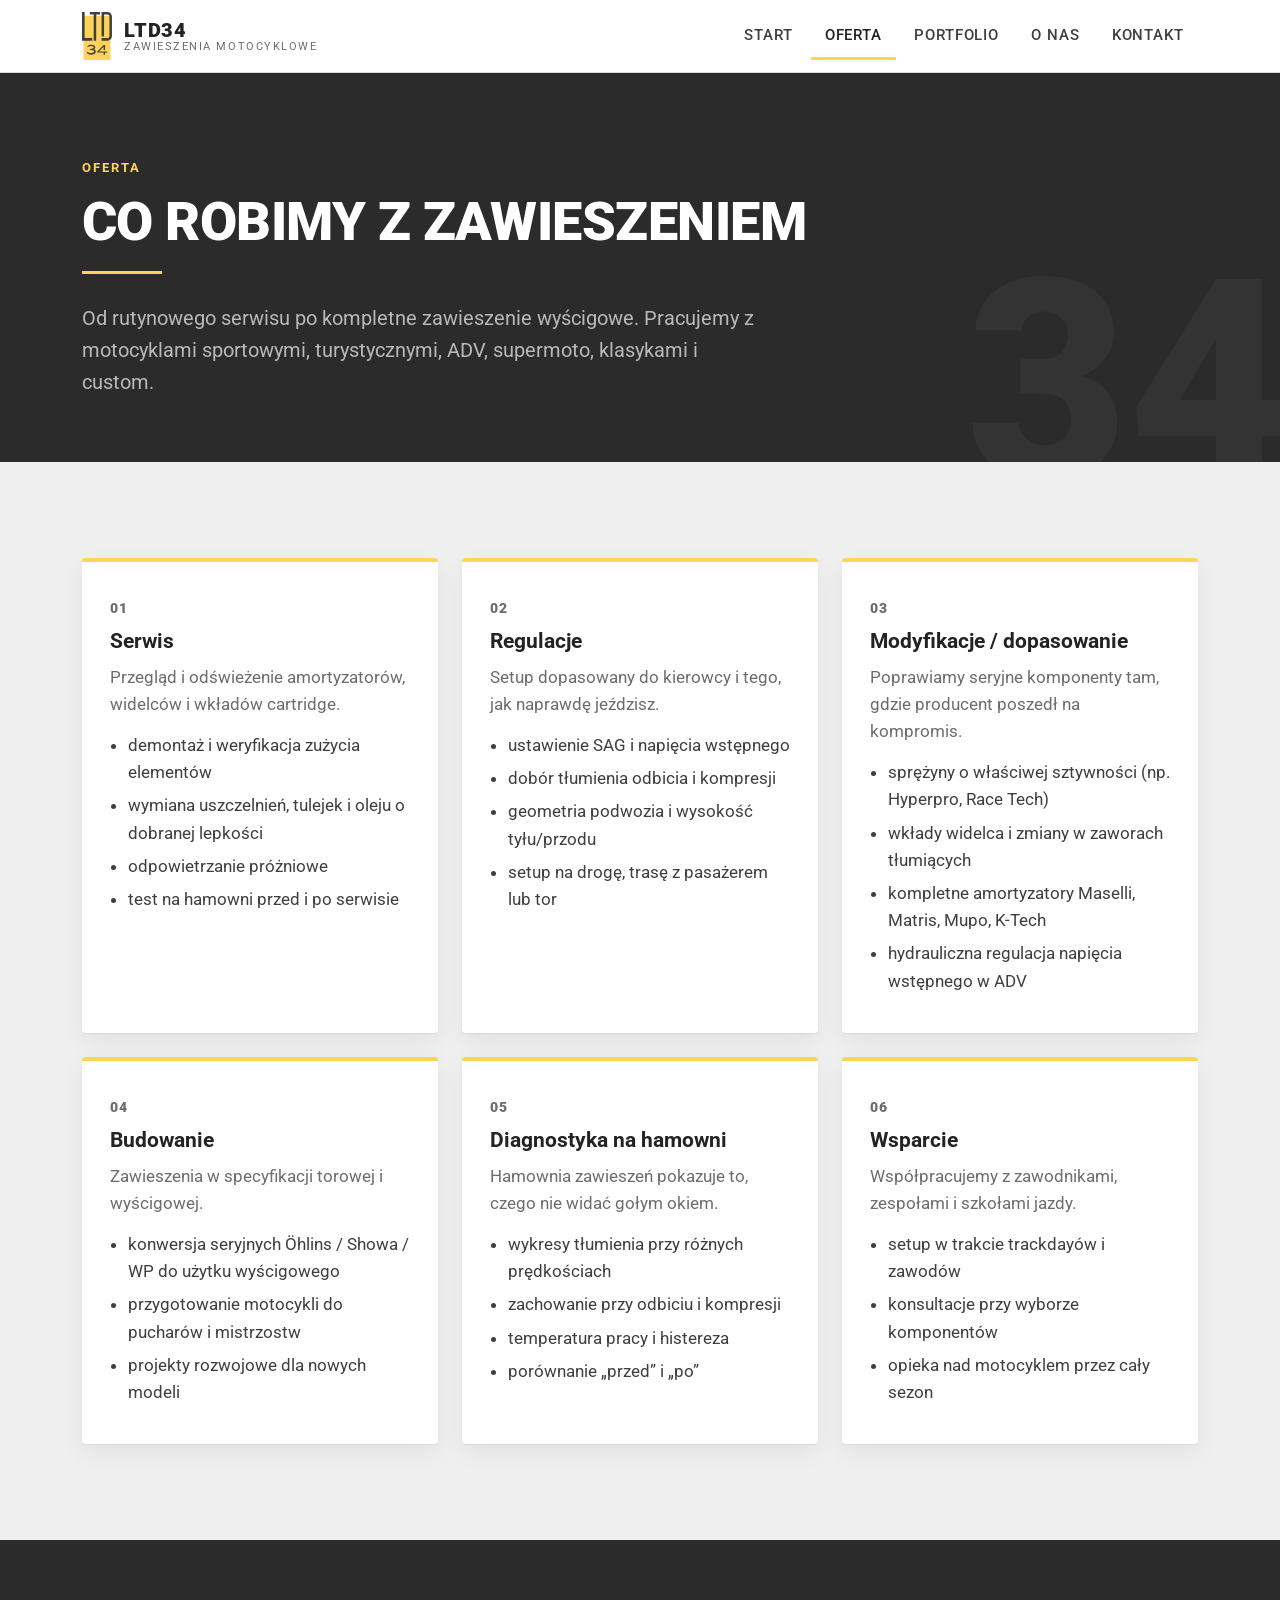
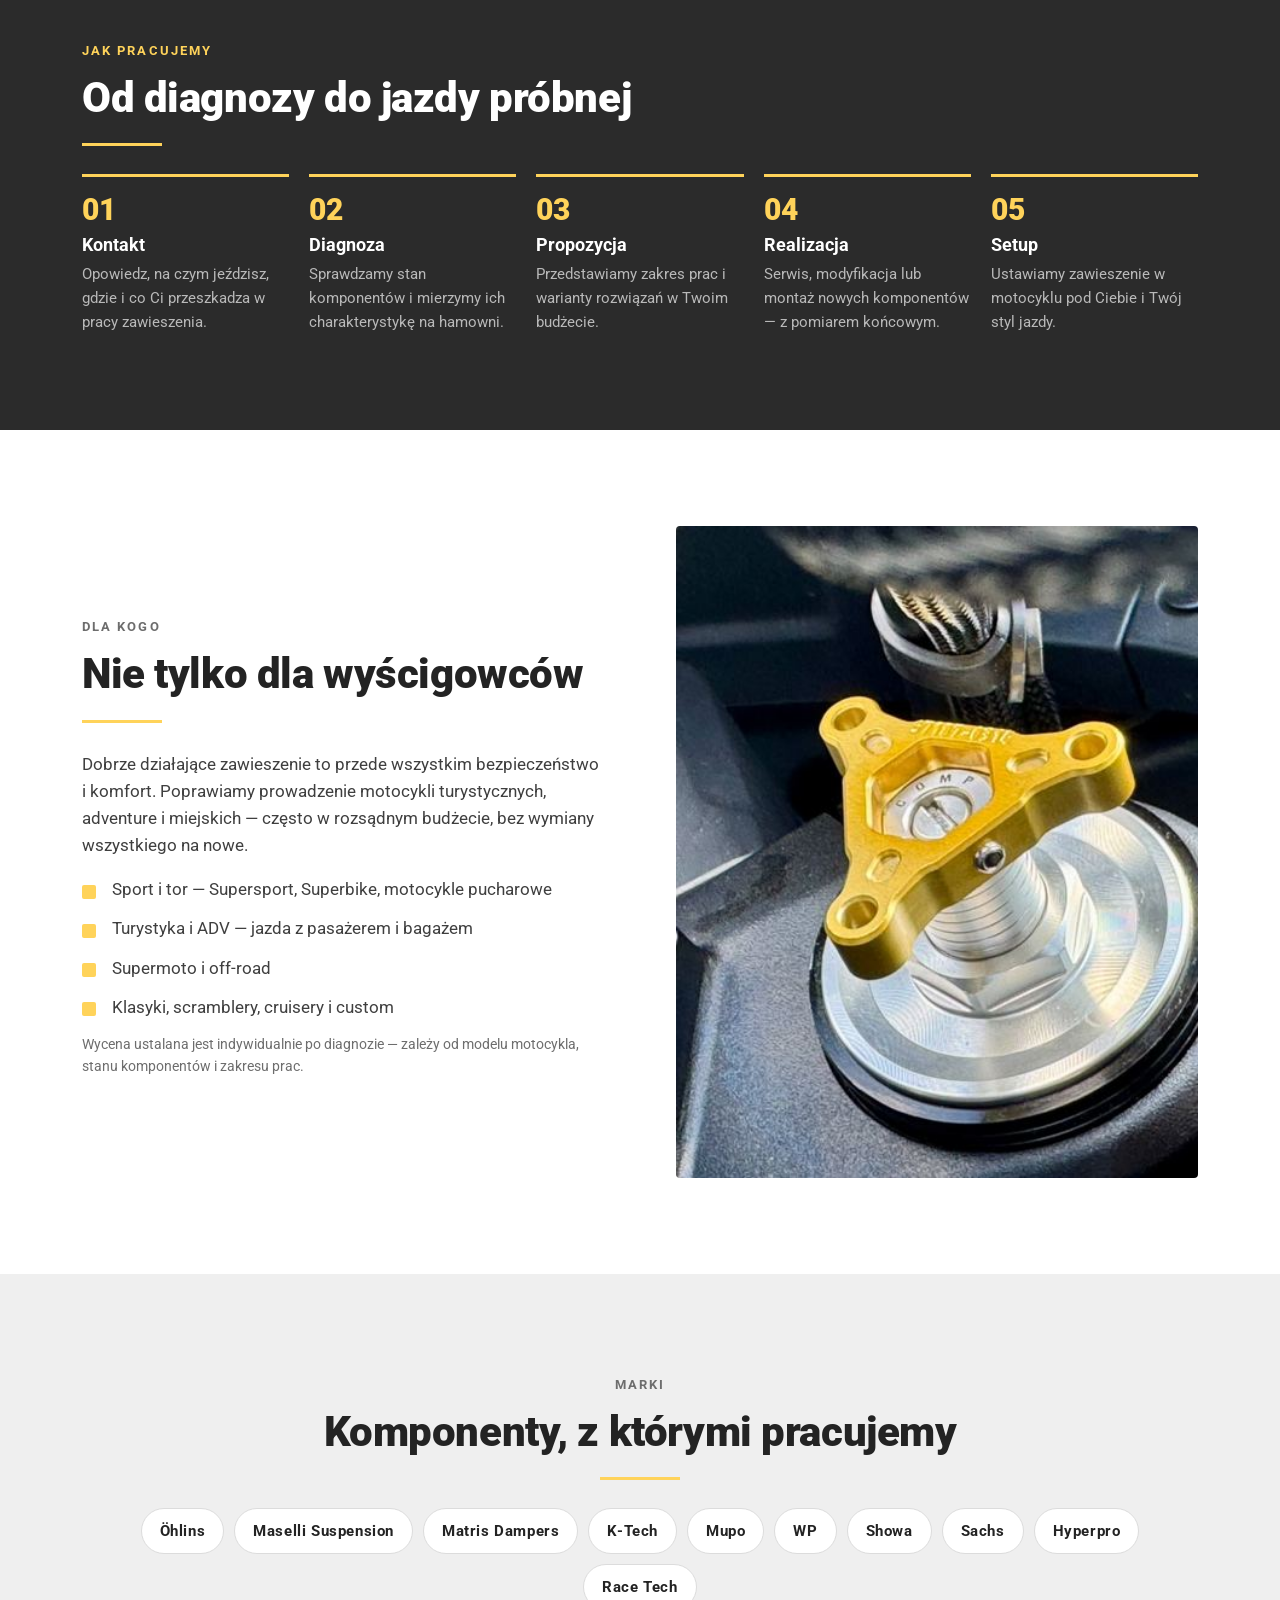
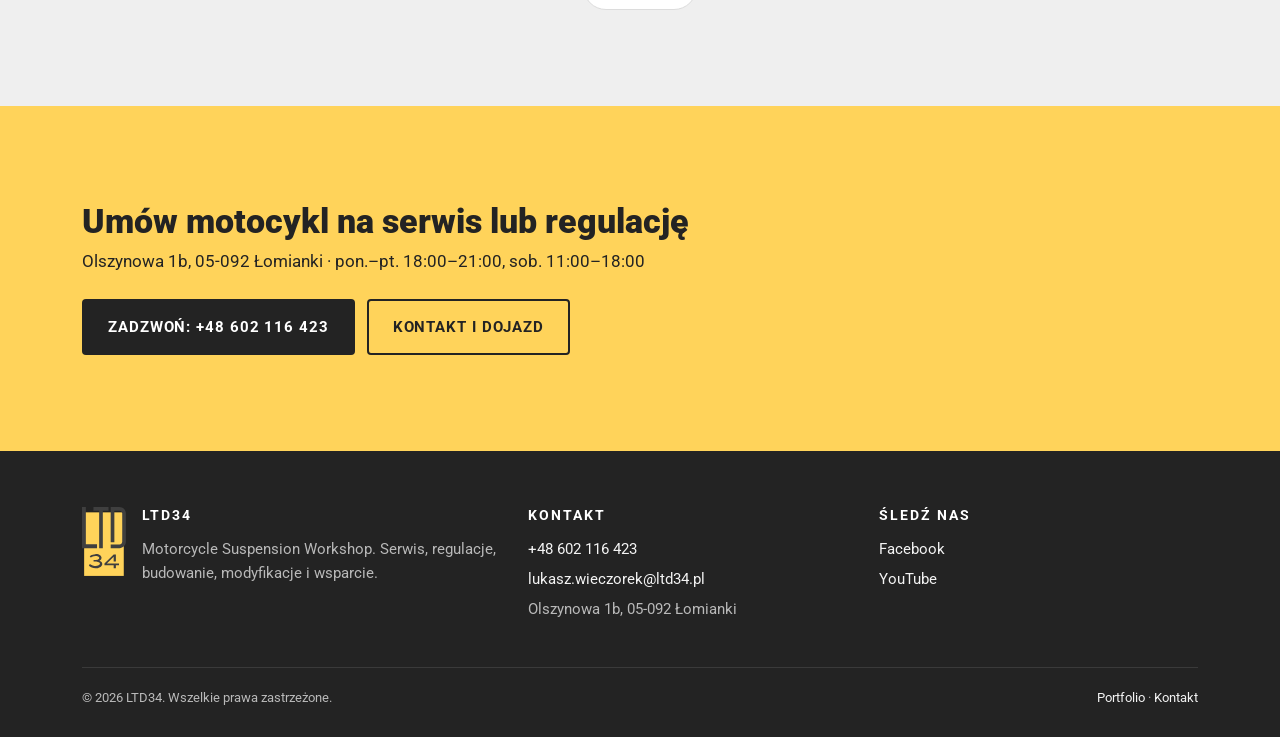
<file: oferta.html>
<!doctype html>
<html lang="pl">
<head>
  <meta charset="utf-8">
  <meta name="viewport" content="width=device-width, initial-scale=1">
  <title>Oferta — serwis i regulacje zawieszeń motocyklowych | LTD34</title>
  <meta name="description" content="Serwis amortyzatorów i widelców, regulacje, modyfikacje, budowa zawieszeń wyścigowych i diagnostyka na hamowni. LTD34, Łomianki.">
  <link rel="canonical" href="https://ltd34.pl/oferta.html">
  <meta property="og:type" content="website">
  <meta property="og:locale" content="pl_PL">
  <meta property="og:site_name" content="LTD34">
  <meta property="og:title" content="Oferta — serwis i regulacje zawieszeń motocyklowych | LTD34">
  <meta property="og:description" content="Serwis amortyzatorów i widelców, regulacje, modyfikacje, budowa zawieszeń wyścigowych i diagnostyka na hamowni. LTD34, Łomianki.">
  <meta property="og:url" content="https://ltd34.pl/oferta.html">
  <meta property="og:image" content="https://ltd34.pl/assets/img/og-image.jpg">
  <meta name="theme-color" content="#2b2b2b">
  <link rel="icon" href="assets/img/ltd34_logo.svg" type="image/svg+xml">
  <link rel="preconnect" href="https://fonts.googleapis.com">
  <link rel="preconnect" href="https://fonts.gstatic.com" crossorigin>
  <link href="https://fonts.googleapis.com/css2?family=Roboto:ital,wght@0,300;0,400;0,500;0,700;0,900;1,400&display=swap" rel="stylesheet">
  <link rel="stylesheet" href="assets/css/style.css">
</head>
<body>
  <a class="skip-link" href="#main">Przejdź do treści</a>

  <header class="site-header">
    <div class="wrap">
      <a class="brand" href="index.html" aria-label="LTD34 — strona główna">
        <img src="assets/img/ltd34_logo.svg" alt="" width="30" height="47">
        <span class="brand-text"><span class="brand-name">LTD34</span><span class="brand-sub">Zawieszenia motocyklowe</span></span>
      </a>
      <button class="nav-toggle" aria-expanded="false" aria-controls="nav" aria-label="Menu"><span></span><span></span><span></span></button>
      <nav class="nav" id="nav" aria-label="Główna nawigacja">
        <ul>
          <li><a href="index.html">Start</a></li>
          <li><a href="oferta.html" aria-current="page">Oferta</a></li>
          <li><a href="portfolio.html">Portfolio</a></li>
          <li><a href="o-nas.html">O nas</a></li>
          <li><a href="kontakt.html">Kontakt</a></li>
        </ul>
      </nav>
    </div>
  </header>

  <main id="main">
    <section class="page-head">
      <div class="wrap">
        <span class="eyebrow">Oferta</span>
        <h1>Co robimy z zawieszeniem</h1>
        <hr class="rule">
        <p class="lead">Od rutynowego serwisu po kompletne zawieszenie wyścigowe. Pracujemy z motocyklami sportowymi, turystycznymi, ADV, supermoto, klasykami i custom.</p>
      </div>
    </section>

    <section class="section">
      <div class="wrap">
        <div class="services">
          <article class="service" id="serwis">
            <span class="service-num">01</span>
            <h3>Serwis</h3>
            <p>Przegląd i odświeżenie amortyzatorów, widelców i wkładów cartridge.</p>
            <ul>
              <li>demontaż i weryfikacja zużycia elementów</li>
              <li>wymiana uszczelnień, tulejek i oleju o dobranej lepkości</li>
              <li>odpowietrzanie próżniowe</li>
              <li>test na hamowni przed i po serwisie</li>
            </ul>
          </article>
          <article class="service" id="regulacje">
            <span class="service-num">02</span>
            <h3>Regulacje</h3>
            <p>Setup dopasowany do kierowcy i tego, jak naprawdę jeździsz.</p>
            <ul>
              <li>ustawienie SAG i napięcia wstępnego</li>
              <li>dobór tłumienia odbicia i kompresji</li>
              <li>geometria podwozia i wysokość tyłu/przodu</li>
              <li>setup na drogę, trasę z pasażerem lub tor</li>
            </ul>
          </article>
          <article class="service" id="modyfikacje">
            <span class="service-num">03</span>
            <h3>Modyfikacje / dopasowanie</h3>
            <p>Poprawiamy seryjne komponenty tam, gdzie producent poszedł na kompromis.</p>
            <ul>
              <li>sprężyny o właściwej sztywności (np. Hyperpro, Race Tech)</li>
              <li>wkłady widelca i zmiany w zaworach tłumiących</li>
              <li>kompletne amortyzatory Maselli, Matris, Mupo, K-Tech</li>
              <li>hydrauliczna regulacja napięcia wstępnego w ADV</li>
            </ul>
          </article>
          <article class="service" id="budowanie">
            <span class="service-num">04</span>
            <h3>Budowanie</h3>
            <p>Zawieszenia w specyfikacji torowej i wyścigowej.</p>
            <ul>
              <li>konwersja seryjnych Öhlins / Showa / WP do użytku wyścigowego</li>
              <li>przygotowanie motocykli do pucharów i mistrzostw</li>
              <li>projekty rozwojowe dla nowych modeli</li>
            </ul>
          </article>
          <article class="service" id="hamownia">
            <span class="service-num">05</span>
            <h3>Diagnostyka na hamowni</h3>
            <p>Hamownia zawieszeń pokazuje to, czego nie widać gołym okiem.</p>
            <ul>
              <li>wykresy tłumienia przy różnych prędkościach</li>
              <li>zachowanie przy odbiciu i kompresji</li>
              <li>temperatura pracy i histereza</li>
              <li>porównanie „przed” i „po”</li>
            </ul>
          </article>
          <article class="service" id="wsparcie">
            <span class="service-num">06</span>
            <h3>Wsparcie</h3>
            <p>Współpracujemy z zawodnikami, zespołami i szkołami jazdy.</p>
            <ul>
              <li>setup w trakcie trackdayów i zawodów</li>
              <li>konsultacje przy wyborze komponentów</li>
              <li>opieka nad motocyklem przez cały sezon</li>
            </ul>
          </article>
        </div>
      </div>
    </section>

    <section class="section section--dark">
      <div class="wrap">
        <span class="eyebrow">Jak pracujemy</span>
        <h2 class="title">Od diagnozy do jazdy próbnej</h2>
        <hr class="rule">
        <ol class="steps">
          <li><h3>Kontakt</h3><p>Opowiedz, na czym jeździsz, gdzie i co Ci przeszkadza w pracy zawieszenia.</p></li>
          <li><h3>Diagnoza</h3><p>Sprawdzamy stan komponentów i mierzymy ich charakterystykę na hamowni.</p></li>
          <li><h3>Propozycja</h3><p>Przedstawiamy zakres prac i warianty rozwiązań w Twoim budżecie.</p></li>
          <li><h3>Realizacja</h3><p>Serwis, modyfikacja lub montaż nowych komponentów — z pomiarem końcowym.</p></li>
          <li><h3>Setup</h3><p>Ustawiamy zawieszenie w motocyklu pod Ciebie i Twój styl jazdy.</p></li>
        </ol>
      </div>
    </section>

    <section class="section section--white">
      <div class="wrap split split--reverse">
        <img src="assets/img/portfolio/cfmoto-800mt-5-sm.jpg" alt="Amortyzator Matris w motocyklu CF Moto 800MT Explore" width="720" height="540" loading="lazy">
        <div>
          <span class="eyebrow">Dla kogo</span>
          <h2 class="title">Nie tylko dla wyścigowców</h2>
          <hr class="rule">
          <p>Dobrze działające zawieszenie to przede wszystkim bezpieczeństwo i komfort. Poprawiamy prowadzenie motocykli turystycznych, adventure i miejskich — często w rozsądnym budżecie, bez wymiany wszystkiego na nowe.</p>
          <ul class="checklist">
            <li>Sport i tor — Supersport, Superbike, motocykle pucharowe</li>
            <li>Turystyka i ADV — jazda z pasażerem i bagażem</li>
            <li>Supermoto i off-road</li>
            <li>Klasyki, scramblery, cruisery i custom</li>
          </ul>
          <p class="note">Wycena ustalana jest indywidualnie po diagnozie — zależy od modelu motocykla, stanu komponentów i zakresu prac.</p>
        </div>
      </div>
    </section>

    <section class="section center">
      <div class="wrap">
        <span class="eyebrow">Marki</span>
        <h2 class="title">Komponenty, z którymi pracujemy</h2>
        <hr class="rule">
        <div class="brands">
          <span>Öhlins</span><span>Maselli Suspension</span><span>Matris Dampers</span><span>K-Tech</span><span>Mupo</span>
          <span>WP</span><span>Showa</span><span>Sachs</span><span>Hyperpro</span><span>Race Tech</span>
        </div>
      </div>
    </section>

    <section class="section section--accent cta">
      <div class="wrap">
        <div>
          <h2>Umów motocykl na serwis lub regulację</h2>
          <p>Olszynowa 1b, 05-092 Łomianki · pon.–pt. 18:00–21:00, sob. 11:00–18:00</p>
        </div>
        <div class="btn-row btn-row--flush">
          <a class="btn btn--dark" href="tel:+48602116423">Zadzwoń: +48 602 116 423</a>
          <a class="btn btn--ghost" href="kontakt.html">Kontakt i dojazd</a>
        </div>
      </div>
    </section>
  </main>

  <footer class="site-footer">
    <div class="wrap">
      <div class="footer-grid">
        <div class="footer-brand">
          <img src="assets/img/ltd34_logo.svg" alt="LTD34" width="44" height="69">
          <div>
            <h2>LTD34</h2>
            <p>Motorcycle Suspension Workshop. Serwis, regulacje, budowanie, modyfikacje i wsparcie.</p>
          </div>
        </div>
        <div>
          <h2>Kontakt</h2>
          <ul>
            <li><a href="tel:+48602116423">+48 602 116 423</a></li>
            <li><a href="mailto:lukasz.wieczorek@ltd34.pl">lukasz.wieczorek@ltd34.pl</a></li>
            <li>Olszynowa 1b, 05-092 Łomianki</li>
          </ul>
        </div>
        <div>
          <h2>Śledź nas</h2>
          <ul>
            <li><a href="https://www.facebook.com/LTD34Workshop/" target="_blank" rel="noopener">Facebook</a></li>
            <li><a href="https://www.youtube.com/@ltd3484" target="_blank" rel="noopener">YouTube</a></li>
          </ul>
        </div>
      </div>
      <div class="footer-bottom">
        <span>© <span data-year>2026</span> LTD34. Wszelkie prawa zastrzeżone.</span>
        <span><a href="portfolio.html">Portfolio</a> · <a href="kontakt.html">Kontakt</a></span>
      </div>
    </div>
  </footer>

  <script src="assets/js/main.js" defer></script>
</body>
</html>
</file>
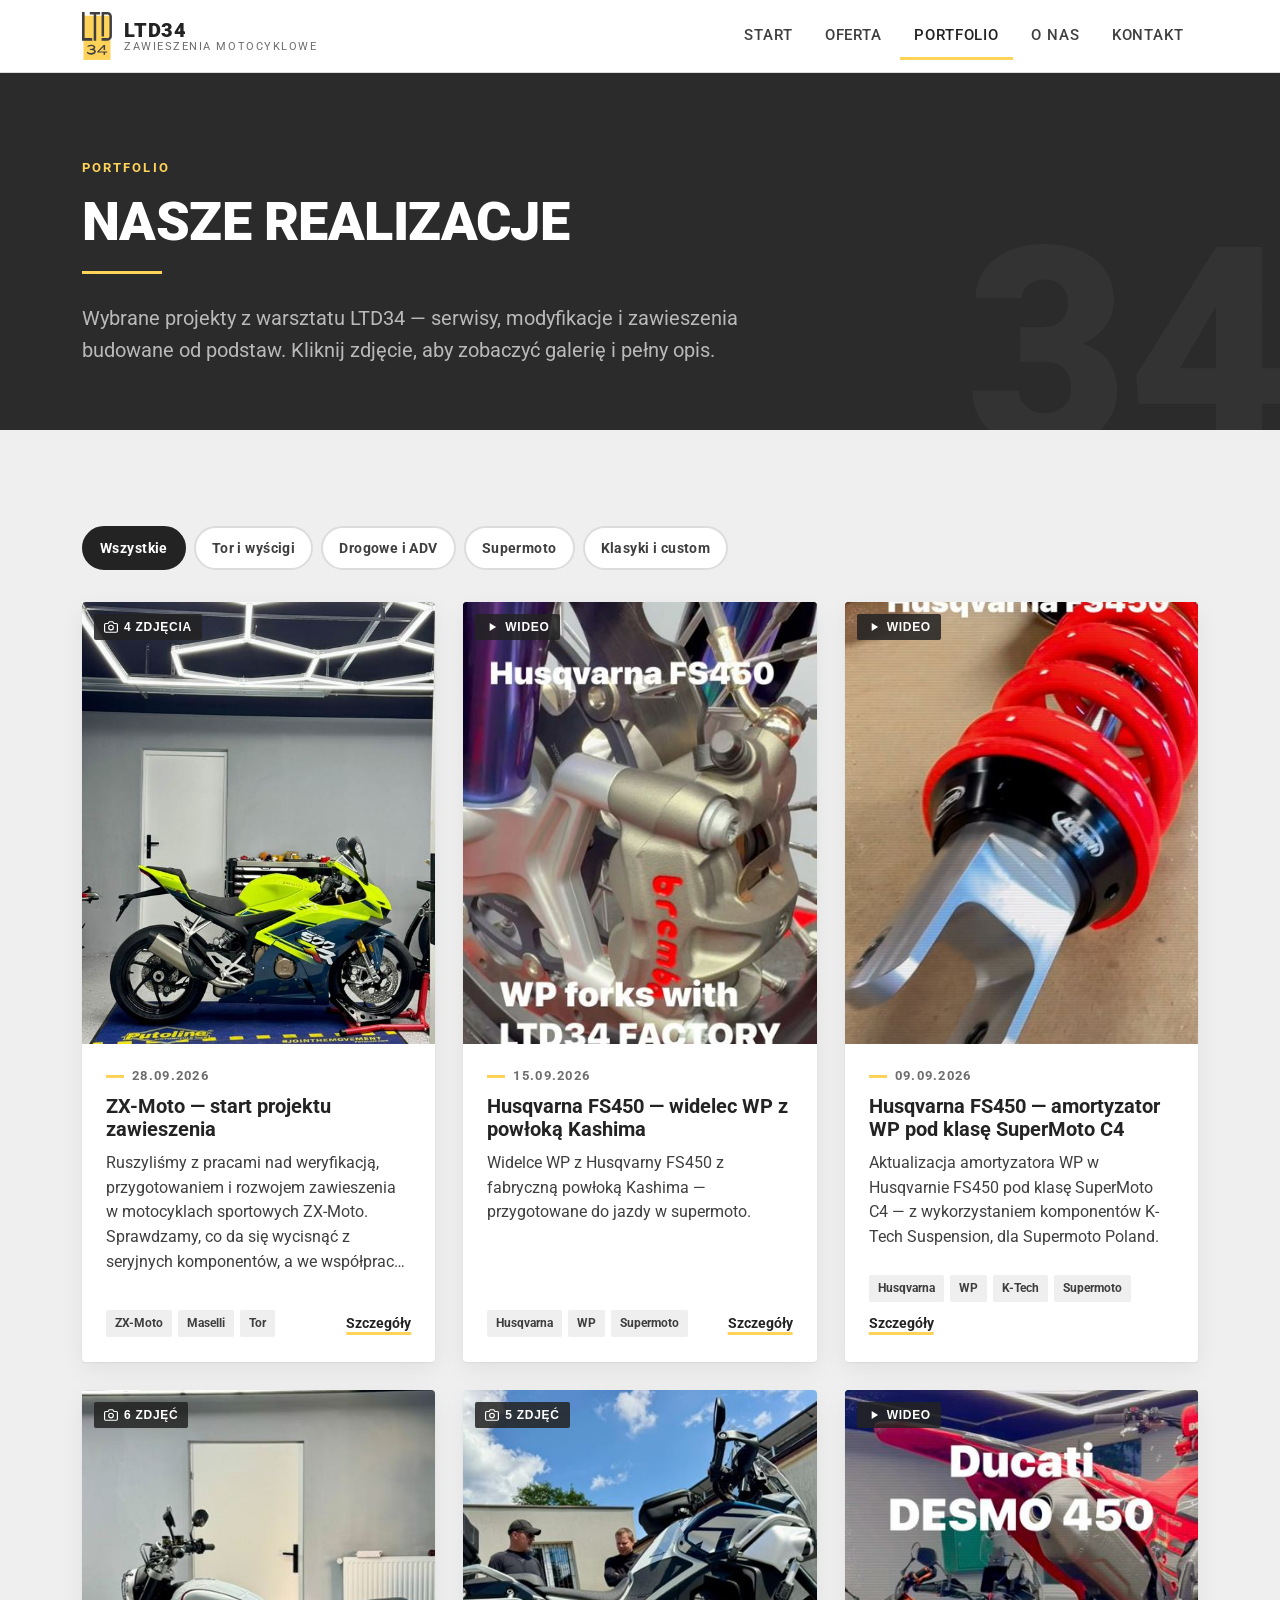
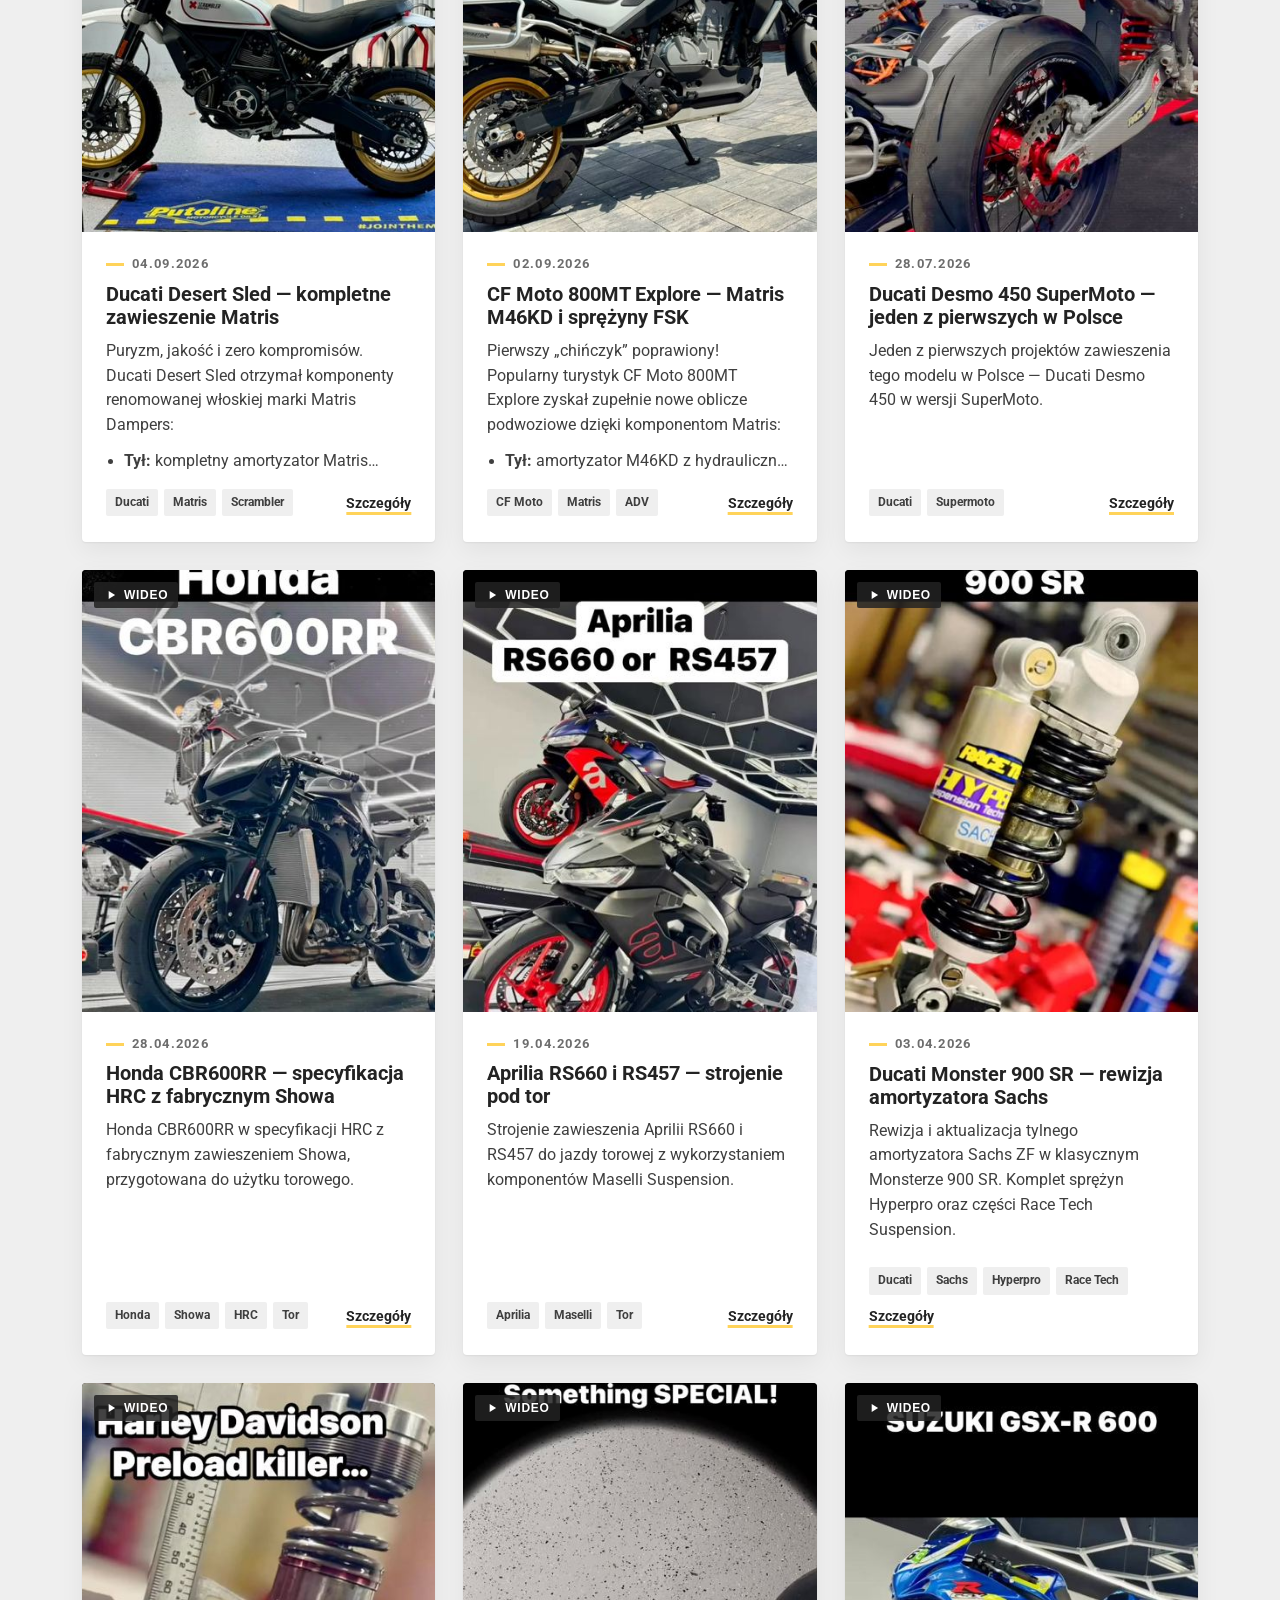
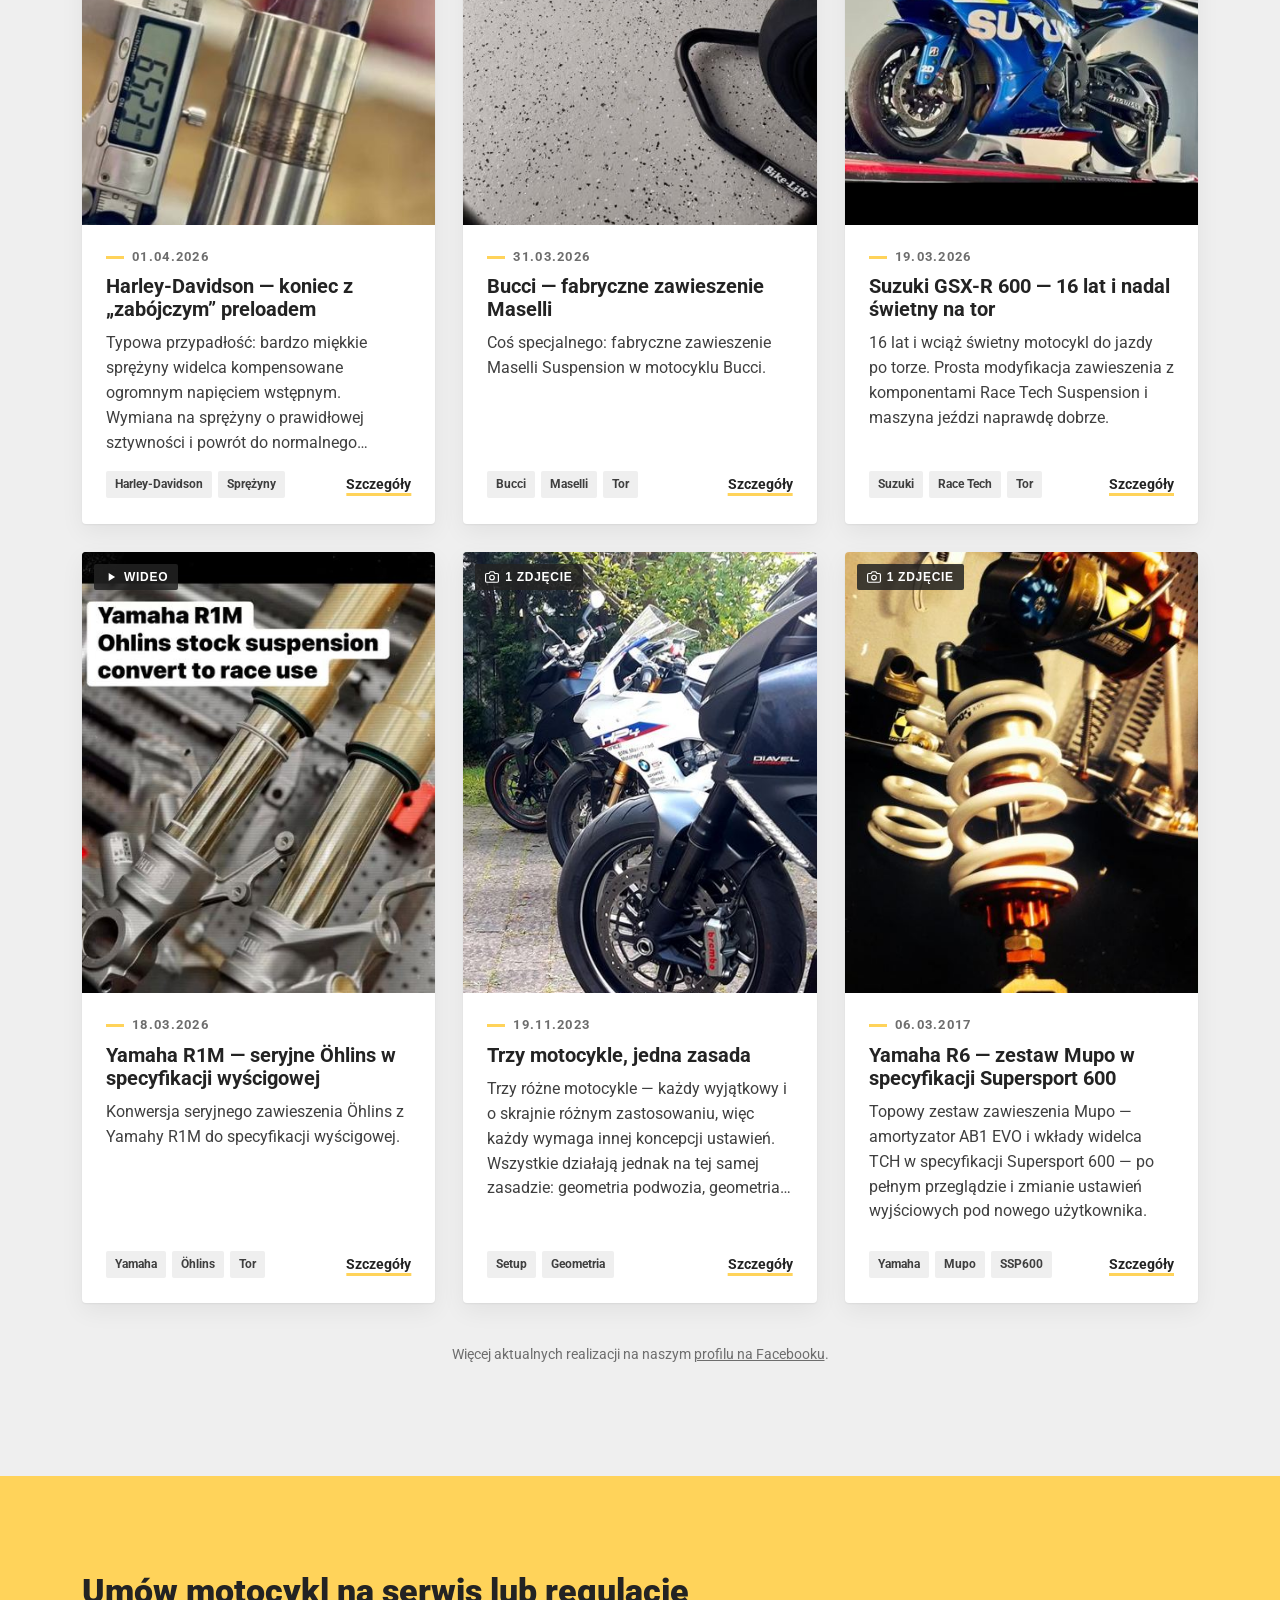
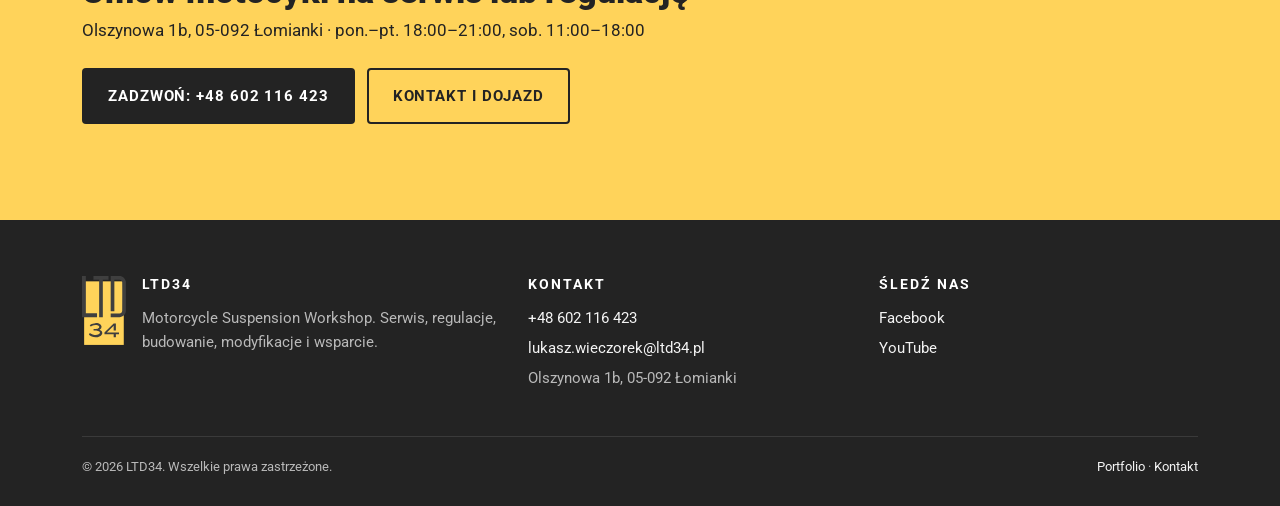
<file: portfolio.html>
<!doctype html>
<html lang="pl">
<head>
  <meta charset="utf-8">
  <meta name="viewport" content="width=device-width, initial-scale=1">
  <title>Portfolio — realizacje | LTD34 zawieszenia motocyklowe</title>
  <meta name="description" content="Realizacje warsztatu LTD34: Ducati, Husqvarna, Honda, Aprilia, Yamaha, CF Moto, ZX-Moto — serwisy, modyfikacje i zawieszenia wyścigowe.">
  <link rel="canonical" href="https://ltd34.pl/portfolio.html">
  <meta property="og:type" content="website">
  <meta property="og:locale" content="pl_PL">
  <meta property="og:site_name" content="LTD34">
  <meta property="og:title" content="Portfolio — realizacje | LTD34 zawieszenia motocyklowe">
  <meta property="og:description" content="Realizacje warsztatu LTD34: Ducati, Husqvarna, Honda, Aprilia, Yamaha, CF Moto, ZX-Moto — serwisy, modyfikacje i zawieszenia wyścigowe.">
  <meta property="og:url" content="https://ltd34.pl/portfolio.html">
  <meta property="og:image" content="https://ltd34.pl/assets/img/og-image.jpg">
  <meta name="theme-color" content="#2b2b2b">
  <link rel="icon" href="assets/img/ltd34_logo.svg" type="image/svg+xml">
  <link rel="preconnect" href="https://fonts.googleapis.com">
  <link rel="preconnect" href="https://fonts.gstatic.com" crossorigin>
  <link href="https://fonts.googleapis.com/css2?family=Roboto:ital,wght@0,300;0,400;0,500;0,700;0,900;1,400&display=swap" rel="stylesheet">
  <link rel="stylesheet" href="assets/css/style.css">
</head>
<body>
  <a class="skip-link" href="#main">Przejdź do treści</a>

  <header class="site-header">
    <div class="wrap">
      <a class="brand" href="index.html" aria-label="LTD34 — strona główna">
        <img src="assets/img/ltd34_logo.svg" alt="" width="30" height="47">
        <span class="brand-text"><span class="brand-name">LTD34</span><span class="brand-sub">Zawieszenia motocyklowe</span></span>
      </a>
      <button class="nav-toggle" aria-expanded="false" aria-controls="nav" aria-label="Menu"><span></span><span></span><span></span></button>
      <nav class="nav" id="nav" aria-label="Główna nawigacja">
        <ul>
          <li><a href="index.html">Start</a></li>
          <li><a href="oferta.html">Oferta</a></li>
          <li><a href="portfolio.html" aria-current="page">Portfolio</a></li>
          <li><a href="o-nas.html">O nas</a></li>
          <li><a href="kontakt.html">Kontakt</a></li>
        </ul>
      </nav>
    </div>
  </header>

  <main id="main">
    <section class="page-head">
      <div class="wrap">
        <span class="eyebrow">Portfolio</span>
        <h1>Nasze realizacje</h1>
        <hr class="rule">
        <p class="lead">Wybrane projekty z warsztatu LTD34 — serwisy, modyfikacje i zawieszenia budowane od podstaw. Kliknij zdjęcie, aby zobaczyć galerię i pełny opis.</p>
      </div>
    </section>

    <section class="section">
      <div class="wrap">
        <div class="filters" role="group" aria-label="Filtruj realizacje">
          <button class="filter" type="button" data-filter="all" aria-pressed="true">Wszystkie</button>
          <button class="filter" type="button" data-filter="tor" aria-pressed="false">Tor i wyścigi</button>
          <button class="filter" type="button" data-filter="drogowe" aria-pressed="false">Drogowe i ADV</button>
          <button class="filter" type="button" data-filter="supermoto" aria-pressed="false">Supermoto</button>
          <button class="filter" type="button" data-filter="klasyki" aria-pressed="false">Klasyki i custom</button>
        </div>
        <div class="pf-grid">
          <article class="pf-card" id="zxmoto" data-cat="tor" data-images="assets/img/portfolio/zxmoto-1.jpg,assets/img/portfolio/zxmoto-2.jpg,assets/img/portfolio/zxmoto-3.jpg,assets/img/portfolio/zxmoto-4.jpg" data-fb="https://www.facebook.com/LTD34Workshop/posts/pfbid0bRfEPchdsmLVUacoyVCPZaLnyAQmVi6AsPRjMcwzFqHf8aTEFgwn2YoeRtUyanTNl">
            <button class="pf-thumb" type="button" aria-label="Otwórz galerię: ZX-Moto — start projektu zawieszenia">
              <img src="assets/img/portfolio/zxmoto-1-sm.jpg" alt="Sportowy motocykl ZX-Moto w warsztacie LTD34" width="540" height="720" loading="lazy">
              <span class="pf-badge"><svg viewBox="0 0 24 24" fill="none" stroke="currentColor" stroke-width="2" aria-hidden="true"><path d="M23 19a2 2 0 0 1-2 2H3a2 2 0 0 1-2-2V8a2 2 0 0 1 2-2h4l2-3h6l2 3h4a2 2 0 0 1 2 2z"/><circle cx="12" cy="13" r="4"/></svg> 4 zdjęcia</span>
            </button>
            <div class="pf-body">
              <span class="pf-date"><time datetime="2026-09-28">28.09.2026</time></span>
              <h2>ZX-Moto — start projektu zawieszenia</h2>
              <div class="pf-text">
                <p>Ruszyliśmy z pracami nad weryfikacją, przygotowaniem i rozwojem zawieszenia w motocyklach sportowych ZX-Moto. Sprawdzamy, co da się wycisnąć z seryjnych komponentów, a we współpracy z Maselli Poland przygotowujemy całkowicie nowe rozwiązania.</p>
<p>Cel: najlepsza relacja jakości do ceny oraz specjalne warunki dla przyszłych uczestników ZXMoto CUP.</p>
              </div>
              <div class="pf-foot">
                <div class="tags"><span class="tag">ZX-Moto</span><span class="tag">Maselli</span><span class="tag">Tor</span></div>
                <button class="pf-more" type="button">Szczegóły</button>
              </div>
            </div>
          </article>
          <article class="pf-card" id="wp-forks" data-cat="supermoto" data-images="assets/img/portfolio/wp-forks-1.jpg" data-video="https://www.facebook.com/LTD34Workshop/videos/1815426983140757/">
            <button class="pf-thumb" type="button" aria-label="Otwórz galerię: Husqvarna FS450 — widelec WP z powłoką Kashima">
              <img src="assets/img/portfolio/wp-forks-1-sm.jpg" alt="Widelec WP motocykla Husqvarna FS450 z powłoką Kashima" width="405" height="720" loading="lazy">
              <span class="pf-badge"><svg viewBox="0 0 24 24" fill="currentColor" aria-hidden="true"><path d="M8 5v14l11-7z"/></svg> Wideo</span>
            </button>
            <div class="pf-body">
              <span class="pf-date"><time datetime="2026-09-15">15.09.2026</time></span>
              <h2>Husqvarna FS450 — widelec WP z powłoką Kashima</h2>
              <div class="pf-text">
                <p>Widelce WP z Husqvarny FS450 z fabryczną powłoką Kashima — przygotowane do jazdy w supermoto.</p>
              </div>
              <div class="pf-foot">
                <div class="tags"><span class="tag">Husqvarna</span><span class="tag">WP</span><span class="tag">Supermoto</span></div>
                <button class="pf-more" type="button">Szczegóły</button>
              </div>
            </div>
          </article>
          <article class="pf-card" id="wp-shock" data-cat="supermoto" data-images="assets/img/portfolio/wp-shock-1.jpg" data-video="https://www.facebook.com/LTD34Workshop/videos/1382376280541279/">
            <button class="pf-thumb" type="button" aria-label="Otwórz galerię: Husqvarna FS450 — amortyzator WP pod klasę SuperMoto C4">
              <img src="assets/img/portfolio/wp-shock-1-sm.jpg" alt="Amortyzator WP z czerwoną sprężyną do Husqvarny FS450" width="405" height="720" loading="lazy">
              <span class="pf-badge"><svg viewBox="0 0 24 24" fill="currentColor" aria-hidden="true"><path d="M8 5v14l11-7z"/></svg> Wideo</span>
            </button>
            <div class="pf-body">
              <span class="pf-date"><time datetime="2026-09-09">09.09.2026</time></span>
              <h2>Husqvarna FS450 — amortyzator WP pod klasę SuperMoto C4</h2>
              <div class="pf-text">
                <p>Aktualizacja amortyzatora WP w Husqvarnie FS450 pod klasę SuperMoto C4 — z wykorzystaniem komponentów K-Tech Suspension, dla Supermoto Poland.</p>
              </div>
              <div class="pf-foot">
                <div class="tags"><span class="tag">Husqvarna</span><span class="tag">WP</span><span class="tag">K-Tech</span><span class="tag">Supermoto</span></div>
                <button class="pf-more" type="button">Szczegóły</button>
              </div>
            </div>
          </article>
          <article class="pf-card" id="desert-sled" data-cat="klasyki" data-images="assets/img/portfolio/desert-sled-1.jpg,assets/img/portfolio/desert-sled-2.jpg,assets/img/portfolio/desert-sled-3.jpg,assets/img/portfolio/desert-sled-4.jpg,assets/img/portfolio/desert-sled-5.jpg,assets/img/portfolio/desert-sled-6.jpg" data-fb="https://www.facebook.com/LTD34Workshop/posts/pfbid0psJzETkhWKesjrv9XnYLpGMChdr9Svf7KeEJ2R3hQcob2T5WaPNq59Bw8v9SSUFtl">
            <button class="pf-thumb" type="button" aria-label="Otwórz galerię: Ducati Desert Sled — kompletne zawieszenie Matris">
              <img src="assets/img/portfolio/desert-sled-1-sm.jpg" alt="Ducati Scrambler Desert Sled z zawieszeniem Matris" width="424" height="720" loading="lazy">
              <span class="pf-badge"><svg viewBox="0 0 24 24" fill="none" stroke="currentColor" stroke-width="2" aria-hidden="true"><path d="M23 19a2 2 0 0 1-2 2H3a2 2 0 0 1-2-2V8a2 2 0 0 1 2-2h4l2-3h6l2 3h4a2 2 0 0 1 2 2z"/><circle cx="12" cy="13" r="4"/></svg> 6 zdjęć</span>
            </button>
            <div class="pf-body">
              <span class="pf-date"><time datetime="2026-09-04">04.09.2026</time></span>
              <h2>Ducati Desert Sled — kompletne zawieszenie Matris</h2>
              <div class="pf-text">
                <p>Puryzm, jakość i zero kompromisów. Ducati Desert Sled otrzymał komponenty renomowanej włoskiej marki Matris Dampers:</p>
<ul><li><strong>Tył:</strong> kompletny amortyzator Matris M46R — topowa konstrukcja z pełną regulacją, perfekcyjnym tłumieniem i stabilnością.</li>
<li><strong>Przód:</strong> kompletne wkłady widelca Matris F20K — precyzyjne wybieranie nierówności zarówno na asfalcie, jak i w terenie.</li></ul>
              </div>
              <div class="pf-foot">
                <div class="tags"><span class="tag">Ducati</span><span class="tag">Matris</span><span class="tag">Scrambler</span></div>
                <button class="pf-more" type="button">Szczegóły</button>
              </div>
            </div>
          </article>
          <article class="pf-card" id="cfmoto-800mt" data-cat="drogowe" data-images="assets/img/portfolio/cfmoto-800mt-1.jpg,assets/img/portfolio/cfmoto-800mt-2.jpg,assets/img/portfolio/cfmoto-800mt-3.jpg,assets/img/portfolio/cfmoto-800mt-4.jpg,assets/img/portfolio/cfmoto-800mt-5.jpg" data-fb="https://www.facebook.com/LTD34Workshop/posts/pfbid0gkWHXXTBU3RkPbhDdhcVwSNuL9BDa12vY7ZrUBohZtTuHN7BWc6EDypzbyWo8cYjl">
            <button class="pf-thumb" type="button" aria-label="Otwórz galerię: CF Moto 800MT Explore — Matris M46KD i sprężyny FSK">
              <img src="assets/img/portfolio/cfmoto-800mt-1-sm.jpg" alt="CF Moto 800MT Explore po modernizacji zawieszenia" width="720" height="540" loading="lazy">
              <span class="pf-badge"><svg viewBox="0 0 24 24" fill="none" stroke="currentColor" stroke-width="2" aria-hidden="true"><path d="M23 19a2 2 0 0 1-2 2H3a2 2 0 0 1-2-2V8a2 2 0 0 1 2-2h4l2-3h6l2 3h4a2 2 0 0 1 2 2z"/><circle cx="12" cy="13" r="4"/></svg> 5 zdjęć</span>
            </button>
            <div class="pf-body">
              <span class="pf-date"><time datetime="2026-09-02">02.09.2026</time></span>
              <h2>CF Moto 800MT Explore — Matris M46KD i sprężyny FSK</h2>
              <div class="pf-text">
                <p>Pierwszy „chińczyk” poprawiony! Popularny turystyk CF Moto 800MT Explore zyskał zupełnie nowe oblicze podwoziowe dzięki komponentom Matris:</p>
<ul><li><strong>Tył:</strong> amortyzator M46KD z hydrauliczną regulacją napięcia wstępnego — „must-have” w ADV przy jeździe z pasażerem lub pełnymi kuframi.</li>
<li><strong>Przód:</strong> dedykowany kit sprężyn FSK z nowym olejem — stabilna, przewidywalna praca widelca.</li></ul>
<p>Efekt: precyzja prowadzenia i wygoda na długich trasach, w budżecie poniżej 6 000 zł.</p>
              </div>
              <div class="pf-foot">
                <div class="tags"><span class="tag">CF Moto</span><span class="tag">Matris</span><span class="tag">ADV</span></div>
                <button class="pf-more" type="button">Szczegóły</button>
              </div>
            </div>
          </article>
          <article class="pf-card" id="desmo450" data-cat="supermoto" data-images="assets/img/portfolio/desmo450-1.jpg" data-video="https://www.facebook.com/LTD34Workshop/videos/1052694480542688/">
            <button class="pf-thumb" type="button" aria-label="Otwórz galerię: Ducati Desmo 450 SuperMoto — jeden z pierwszych w Polsce">
              <img src="assets/img/portfolio/desmo450-1-sm.jpg" alt="Ducati Desmo 450 SuperMoto w warsztacie LTD34" width="405" height="720" loading="lazy">
              <span class="pf-badge"><svg viewBox="0 0 24 24" fill="currentColor" aria-hidden="true"><path d="M8 5v14l11-7z"/></svg> Wideo</span>
            </button>
            <div class="pf-body">
              <span class="pf-date"><time datetime="2026-07-28">28.07.2026</time></span>
              <h2>Ducati Desmo 450 SuperMoto — jeden z pierwszych w Polsce</h2>
              <div class="pf-text">
                <p>Jeden z pierwszych projektów zawieszenia tego modelu w Polsce — Ducati Desmo 450 w wersji SuperMoto.</p>
              </div>
              <div class="pf-foot">
                <div class="tags"><span class="tag">Ducati</span><span class="tag">Supermoto</span></div>
                <button class="pf-more" type="button">Szczegóły</button>
              </div>
            </div>
          </article>
          <article class="pf-card" id="cbr600rr" data-cat="tor" data-images="assets/img/portfolio/cbr600rr-1.jpg" data-video="https://www.facebook.com/LTD34Workshop/videos/1300774178927480/">
            <button class="pf-thumb" type="button" aria-label="Otwórz galerię: Honda CBR600RR — specyfikacja HRC z fabrycznym Showa">
              <img src="assets/img/portfolio/cbr600rr-1-sm.jpg" alt="Honda CBR600RR w specyfikacji HRC" width="405" height="720" loading="lazy">
              <span class="pf-badge"><svg viewBox="0 0 24 24" fill="currentColor" aria-hidden="true"><path d="M8 5v14l11-7z"/></svg> Wideo</span>
            </button>
            <div class="pf-body">
              <span class="pf-date"><time datetime="2026-04-28">28.04.2026</time></span>
              <h2>Honda CBR600RR — specyfikacja HRC z fabrycznym Showa</h2>
              <div class="pf-text">
                <p>Honda CBR600RR w specyfikacji HRC z fabrycznym zawieszeniem Showa, przygotowana do użytku torowego.</p>
              </div>
              <div class="pf-foot">
                <div class="tags"><span class="tag">Honda</span><span class="tag">Showa</span><span class="tag">HRC</span><span class="tag">Tor</span></div>
                <button class="pf-more" type="button">Szczegóły</button>
              </div>
            </div>
          </article>
          <article class="pf-card" id="aprilia" data-cat="tor" data-images="assets/img/portfolio/aprilia-1.jpg" data-video="https://www.facebook.com/LTD34Workshop/videos/1310053324414281/">
            <button class="pf-thumb" type="button" aria-label="Otwórz galerię: Aprilia RS660 i RS457 — strojenie pod tor">
              <img src="assets/img/portfolio/aprilia-1-sm.jpg" alt="Aprilia RS660 i RS457 w warsztacie" width="405" height="720" loading="lazy">
              <span class="pf-badge"><svg viewBox="0 0 24 24" fill="currentColor" aria-hidden="true"><path d="M8 5v14l11-7z"/></svg> Wideo</span>
            </button>
            <div class="pf-body">
              <span class="pf-date"><time datetime="2026-04-19">19.04.2026</time></span>
              <h2>Aprilia RS660 i RS457 — strojenie pod tor</h2>
              <div class="pf-text">
                <p>Strojenie zawieszenia Aprilii RS660 i RS457 do jazdy torowej z wykorzystaniem komponentów Maselli Suspension.</p>
              </div>
              <div class="pf-foot">
                <div class="tags"><span class="tag">Aprilia</span><span class="tag">Maselli</span><span class="tag">Tor</span></div>
                <button class="pf-more" type="button">Szczegóły</button>
              </div>
            </div>
          </article>
          <article class="pf-card" id="monster900" data-cat="klasyki" data-images="assets/img/portfolio/monster900-1.jpg" data-video="https://www.facebook.com/LTD34Workshop/videos/3865450983592005/">
            <button class="pf-thumb" type="button" aria-label="Otwórz galerię: Ducati Monster 900 SR — rewizja amortyzatora Sachs">
              <img src="assets/img/portfolio/monster900-1-sm.jpg" alt="Tylny amortyzator Sachs z Ducati Monster 900 SR ze sprężyną Hyperpro" width="405" height="720" loading="lazy">
              <span class="pf-badge"><svg viewBox="0 0 24 24" fill="currentColor" aria-hidden="true"><path d="M8 5v14l11-7z"/></svg> Wideo</span>
            </button>
            <div class="pf-body">
              <span class="pf-date"><time datetime="2026-04-03">03.04.2026</time></span>
              <h2>Ducati Monster 900 SR — rewizja amortyzatora Sachs</h2>
              <div class="pf-text">
                <p>Rewizja i aktualizacja tylnego amortyzatora Sachs ZF w klasycznym Monsterze 900 SR. Komplet sprężyn Hyperpro oraz części Race Tech Suspension.</p>
              </div>
              <div class="pf-foot">
                <div class="tags"><span class="tag">Ducati</span><span class="tag">Sachs</span><span class="tag">Hyperpro</span><span class="tag">Race Tech</span></div>
                <button class="pf-more" type="button">Szczegóły</button>
              </div>
            </div>
          </article>
          <article class="pf-card" id="harley" data-cat="klasyki" data-images="assets/img/portfolio/harley-1.jpg" data-video="https://www.facebook.com/LTD34Workshop/videos/2030529064505606/">
            <button class="pf-thumb" type="button" aria-label="Otwórz galerię: Harley-Davidson — koniec z „zabójczym” preloadem">
              <img src="assets/img/portfolio/harley-1-sm.jpg" alt="Pomiar sprężyny widelca Harley-Davidson suwmiarką" width="406" height="720" loading="lazy">
              <span class="pf-badge"><svg viewBox="0 0 24 24" fill="currentColor" aria-hidden="true"><path d="M8 5v14l11-7z"/></svg> Wideo</span>
            </button>
            <div class="pf-body">
              <span class="pf-date"><time datetime="2026-04-01">01.04.2026</time></span>
              <h2>Harley-Davidson — koniec z „zabójczym” preloadem</h2>
              <div class="pf-text">
                <p>Typowa przypadłość: bardzo miękkie sprężyny widelca kompensowane ogromnym napięciem wstępnym. Wymiana na sprężyny o prawidłowej sztywności i powrót do normalnego zakresu preloadu dały znacznie lepsze czucie i kontrolę nad przodem.</p>
              </div>
              <div class="pf-foot">
                <div class="tags"><span class="tag">Harley-Davidson</span><span class="tag">Sprężyny</span></div>
                <button class="pf-more" type="button">Szczegóły</button>
              </div>
            </div>
          </article>
          <article class="pf-card" id="bucci" data-cat="tor" data-images="assets/img/portfolio/bucci-1.jpg" data-video="https://www.facebook.com/LTD34Workshop/videos/977297768089852/">
            <button class="pf-thumb" type="button" aria-label="Otwórz galerię: Bucci — fabryczne zawieszenie Maselli">
              <img src="assets/img/portfolio/bucci-1-sm.jpg" alt="Motocykl Bucci z fabrycznym zawieszeniem Maselli" width="405" height="720" loading="lazy">
              <span class="pf-badge"><svg viewBox="0 0 24 24" fill="currentColor" aria-hidden="true"><path d="M8 5v14l11-7z"/></svg> Wideo</span>
            </button>
            <div class="pf-body">
              <span class="pf-date"><time datetime="2026-03-31">31.03.2026</time></span>
              <h2>Bucci — fabryczne zawieszenie Maselli</h2>
              <div class="pf-text">
                <p>Coś specjalnego: fabryczne zawieszenie Maselli Suspension w motocyklu Bucci.</p>
              </div>
              <div class="pf-foot">
                <div class="tags"><span class="tag">Bucci</span><span class="tag">Maselli</span><span class="tag">Tor</span></div>
                <button class="pf-more" type="button">Szczegóły</button>
              </div>
            </div>
          </article>
          <article class="pf-card" id="gsxr600" data-cat="tor" data-images="assets/img/portfolio/gsxr600-1.jpg" data-video="https://www.facebook.com/LTD34Workshop/videos/1354871686662546/">
            <button class="pf-thumb" type="button" aria-label="Otwórz galerię: Suzuki GSX-R 600 — 16 lat i nadal świetny na tor">
              <img src="assets/img/portfolio/gsxr600-1-sm.jpg" alt="Suzuki GSX-R 600 przygotowane do jazdy torowej" width="405" height="720" loading="lazy">
              <span class="pf-badge"><svg viewBox="0 0 24 24" fill="currentColor" aria-hidden="true"><path d="M8 5v14l11-7z"/></svg> Wideo</span>
            </button>
            <div class="pf-body">
              <span class="pf-date"><time datetime="2026-03-19">19.03.2026</time></span>
              <h2>Suzuki GSX-R 600 — 16 lat i nadal świetny na tor</h2>
              <div class="pf-text">
                <p>16 lat i wciąż świetny motocykl do jazdy po torze. Prosta modyfikacja zawieszenia z komponentami Race Tech Suspension i maszyna jeździ naprawdę dobrze.</p>
              </div>
              <div class="pf-foot">
                <div class="tags"><span class="tag">Suzuki</span><span class="tag">Race Tech</span><span class="tag">Tor</span></div>
                <button class="pf-more" type="button">Szczegóły</button>
              </div>
            </div>
          </article>
          <article class="pf-card" id="r1m" data-cat="tor" data-images="assets/img/portfolio/r1m-1.jpg" data-video="https://www.facebook.com/LTD34Workshop/videos/3490159721139010/">
            <button class="pf-thumb" type="button" aria-label="Otwórz galerię: Yamaha R1M — seryjne Öhlins w specyfikacji wyścigowej">
              <img src="assets/img/portfolio/r1m-1-sm.jpg" alt="Wkłady widelca Öhlins z Yamahy R1M" width="405" height="720" loading="lazy">
              <span class="pf-badge"><svg viewBox="0 0 24 24" fill="currentColor" aria-hidden="true"><path d="M8 5v14l11-7z"/></svg> Wideo</span>
            </button>
            <div class="pf-body">
              <span class="pf-date"><time datetime="2026-03-18">18.03.2026</time></span>
              <h2>Yamaha R1M — seryjne Öhlins w specyfikacji wyścigowej</h2>
              <div class="pf-text">
                <p>Konwersja seryjnego zawieszenia Öhlins z Yamahy R1M do specyfikacji wyścigowej.</p>
              </div>
              <div class="pf-foot">
                <div class="tags"><span class="tag">Yamaha</span><span class="tag">Öhlins</span><span class="tag">Tor</span></div>
                <button class="pf-more" type="button">Szczegóły</button>
              </div>
            </div>
          </article>
          <article class="pf-card" id="trzy-motocykle" data-cat="tor drogowe" data-images="assets/img/portfolio/trzy-motocykle-1.jpg" data-fb="https://www.facebook.com/LTD34Workshop/photos/836712731794867/">
            <button class="pf-thumb" type="button" aria-label="Otwórz galerię: Trzy motocykle, jedna zasada">
              <img src="assets/img/portfolio/trzy-motocykle-1-sm.jpg" alt="Trzy różne motocykle przygotowane przez LTD34" width="399" height="720" loading="lazy">
              <span class="pf-badge"><svg viewBox="0 0 24 24" fill="none" stroke="currentColor" stroke-width="2" aria-hidden="true"><path d="M23 19a2 2 0 0 1-2 2H3a2 2 0 0 1-2-2V8a2 2 0 0 1 2-2h4l2-3h6l2 3h4a2 2 0 0 1 2 2z"/><circle cx="12" cy="13" r="4"/></svg> 1 zdjęcie</span>
            </button>
            <div class="pf-body">
              <span class="pf-date"><time datetime="2023-11-19">19.11.2023</time></span>
              <h2>Trzy motocykle, jedna zasada</h2>
              <div class="pf-text">
                <p>Trzy różne motocykle — każdy wyjątkowy i o skrajnie różnym zastosowaniu, więc każdy wymaga innej koncepcji ustawień. Wszystkie działają jednak na tej samej zasadzie: geometria podwozia, geometria układu napędowego względem środka ciężkości i balans wyczuwany przez kierowcę.</p>
<p>Najlepsze komponenty nic nie dadzą, jeżeli nie będzie prawidłowego punktu wyjścia w ich ustawieniach.</p>
              </div>
              <div class="pf-foot">
                <div class="tags"><span class="tag">Setup</span><span class="tag">Geometria</span></div>
                <button class="pf-more" type="button">Szczegóły</button>
              </div>
            </div>
          </article>
          <article class="pf-card" id="mupo-r6" data-cat="tor" data-images="assets/img/portfolio/mupo-r6-1.jpg" data-fb="https://www.facebook.com/LTD34Workshop/posts/1413332135404498/">
            <button class="pf-thumb" type="button" aria-label="Otwórz galerię: Yamaha R6 — zestaw Mupo w specyfikacji Supersport 600">
              <img src="assets/img/portfolio/mupo-r6-1-sm.jpg" alt="Amortyzator Mupo AB1 EVO do Yamahy R6" width="441" height="720" loading="lazy">
              <span class="pf-badge"><svg viewBox="0 0 24 24" fill="none" stroke="currentColor" stroke-width="2" aria-hidden="true"><path d="M23 19a2 2 0 0 1-2 2H3a2 2 0 0 1-2-2V8a2 2 0 0 1 2-2h4l2-3h6l2 3h4a2 2 0 0 1 2 2z"/><circle cx="12" cy="13" r="4"/></svg> 1 zdjęcie</span>
            </button>
            <div class="pf-body">
              <span class="pf-date"><time datetime="2017-03-06">06.03.2017</time></span>
              <h2>Yamaha R6 — zestaw Mupo w specyfikacji Supersport 600</h2>
              <div class="pf-text">
                <p>Topowy zestaw zawieszenia Mupo — amortyzator AB1 EVO i wkłady widelca TCH w specyfikacji Supersport 600 — po pełnym przeglądzie i zmianie ustawień wyjściowych pod nowego użytkownika.</p>
              </div>
              <div class="pf-foot">
                <div class="tags"><span class="tag">Yamaha</span><span class="tag">Mupo</span><span class="tag">SSP600</span></div>
                <button class="pf-more" type="button">Szczegóły</button>
              </div>
            </div>
          </article>
        </div>
        <p class="note center pf-after">Więcej aktualnych realizacji na naszym <a href="https://www.facebook.com/LTD34Workshop/" target="_blank" rel="noopener">profilu na Facebooku</a>.</p>
      </div>
    </section>

    <div class="lb" id="lightbox" role="dialog" aria-modal="true" aria-label="Galeria">
      <div class="lb-inner">
        <div class="lb-stage">
          <img alt="">
          <a class="lb-play" href="#" target="_blank" rel="noopener" hidden><span><svg viewBox="0 0 24 24" fill="currentColor" aria-hidden="true"><path d="M8 5v14l11-7z"/></svg> Odtwórz wideo</span></a>
          <button class="lb-btn lb-prev" type="button" aria-label="Poprzednie zdjęcie"><svg viewBox="0 0 24 24" fill="none" stroke="currentColor" stroke-width="2.5" aria-hidden="true"><path d="M15 18l-6-6 6-6"/></svg></button>
          <button class="lb-btn lb-next" type="button" aria-label="Następne zdjęcie"><svg viewBox="0 0 24 24" fill="none" stroke="currentColor" stroke-width="2.5" aria-hidden="true"><path d="M9 18l6-6-6-6"/></svg></button>
          <span class="lb-count" aria-live="polite"></span>
        </div>
        <aside class="lb-side">
          <div class="lb-info"></div>
          <a class="btn btn--accent lb-link" href="#" target="_blank" rel="noopener"><span>Zobacz na Facebooku</span></a>
        </aside>
      </div>
      <button class="lb-btn lb-close" type="button" aria-label="Zamknij galerię"><svg viewBox="0 0 24 24" fill="none" stroke="currentColor" stroke-width="2.5" aria-hidden="true"><path d="M18 6 6 18M6 6l12 12"/></svg></button>
    </div>

    <section class="section section--accent cta">
      <div class="wrap">
        <div>
          <h2>Umów motocykl na serwis lub regulację</h2>
          <p>Olszynowa 1b, 05-092 Łomianki · pon.–pt. 18:00–21:00, sob. 11:00–18:00</p>
        </div>
        <div class="btn-row btn-row--flush">
          <a class="btn btn--dark" href="tel:+48602116423">Zadzwoń: +48 602 116 423</a>
          <a class="btn btn--ghost" href="kontakt.html">Kontakt i dojazd</a>
        </div>
      </div>
    </section>
  </main>

  <footer class="site-footer">
    <div class="wrap">
      <div class="footer-grid">
        <div class="footer-brand">
          <img src="assets/img/ltd34_logo.svg" alt="LTD34" width="44" height="69">
          <div>
            <h2>LTD34</h2>
            <p>Motorcycle Suspension Workshop. Serwis, regulacje, budowanie, modyfikacje i wsparcie.</p>
          </div>
        </div>
        <div>
          <h2>Kontakt</h2>
          <ul>
            <li><a href="tel:+48602116423">+48 602 116 423</a></li>
            <li><a href="mailto:lukasz.wieczorek@ltd34.pl">lukasz.wieczorek@ltd34.pl</a></li>
            <li>Olszynowa 1b, 05-092 Łomianki</li>
          </ul>
        </div>
        <div>
          <h2>Śledź nas</h2>
          <ul>
            <li><a href="https://www.facebook.com/LTD34Workshop/" target="_blank" rel="noopener">Facebook</a></li>
            <li><a href="https://www.youtube.com/@ltd3484" target="_blank" rel="noopener">YouTube</a></li>
          </ul>
        </div>
      </div>
      <div class="footer-bottom">
        <span>© <span data-year>2026</span> LTD34. Wszelkie prawa zastrzeżone.</span>
        <span><a href="portfolio.html">Portfolio</a> · <a href="kontakt.html">Kontakt</a></span>
      </div>
    </div>
  </footer>

  <script src="assets/js/main.js" defer></script>
</body>
</html>
</file>
<file: assets/css/style.css>
/* LTD34 — zawieszenia motocyklowe
   Paleta i typografia na bazie dotychczasowej strony ltd34.pl:
   Roboto, grafit #3F3F3F, tło #EFEFEF, akcent #FFD35A. */

:root {
  --bg: #efefef;
  --surface: #ffffff;
  --ink: #3f3f3f;
  --ink-strong: #232323;
  --muted: #6d6d6d;
  --line: #dcdcdc;
  --accent: #ffd35a;
  --accent-deep: #f2bd2c;
  --dark: #2b2b2b;
  --dark-2: #353535;
  --on-dark: #f3f3f3;
  --on-dark-muted: #b9b9b9;

  --radius: 4px;
  --wrap: 1180px;
  --gutter: clamp(16px, 4vw, 32px);
  --shadow: 0 1px 2px rgba(0, 0, 0, .06), 0 8px 24px rgba(0, 0, 0, .06);
}

*,
*::before,
*::after { box-sizing: border-box; }

html { scroll-behavior: smooth; -webkit-text-size-adjust: 100%; }

body {
  margin: 0;
  font-family: 'Roboto', system-ui, -apple-system, 'Segoe UI', sans-serif;
  font-size: 17px;
  line-height: 1.6;
  color: var(--ink);
  background: var(--bg);
  -webkit-font-smoothing: antialiased;
}

img { max-width: 100%; height: auto; display: block; }
a { color: inherit; }
p { margin: 0 0 1em; }
h1, h2, h3, h4 { color: var(--ink-strong); line-height: 1.15; margin: 0 0 .5em; }

.wrap { width: 100%; max-width: var(--wrap); margin: 0 auto; padding: 0 var(--gutter); }

.skip-link {
  position: absolute; left: -999px; top: 8px; z-index: 100;
  background: var(--accent); color: var(--ink-strong); padding: 8px 14px; font-weight: 700;
}
.skip-link:focus { left: 8px; }

:focus-visible { outline: 3px solid var(--accent-deep); outline-offset: 2px; }

/* ---------- Header ---------- */

.site-header {
  position: sticky; top: 0; z-index: 50;
  background: rgba(255, 255, 255, .96);
  backdrop-filter: saturate(1.2) blur(6px);
  border-bottom: 1px solid var(--line);
}
.site-header .wrap { display: flex; align-items: center; justify-content: space-between; height: 72px; }

.brand { display: flex; align-items: center; gap: 12px; text-decoration: none; }
.brand img { width: 30px; height: auto; }
.brand-text { display: flex; flex-direction: column; line-height: 1.05; }
.brand-name { font-weight: 900; font-size: 20px; letter-spacing: .04em; color: var(--ink-strong); }
.brand-sub { font-size: 11px; letter-spacing: .14em; text-transform: uppercase; color: var(--muted); }

.nav ul { list-style: none; margin: 0; padding: 0; display: flex; gap: 4px; }
.nav a {
  display: block; padding: 10px 14px; text-decoration: none;
  font-weight: 500; font-size: 15px; text-transform: uppercase; letter-spacing: .06em;
  border-bottom: 3px solid transparent;
}
.nav a:hover { border-bottom-color: var(--line); }
.nav a[aria-current="page"] { border-bottom-color: var(--accent); color: var(--ink-strong); }

.nav-toggle {
  display: none; background: none; border: 0; padding: 10px; margin-right: -10px; cursor: pointer;
}
.nav-toggle span { display: block; width: 24px; height: 3px; background: var(--ink-strong); margin: 5px 0; transition: transform .2s, opacity .2s; }
.nav-toggle[aria-expanded="true"] span:nth-child(1) { transform: translateY(8px) rotate(45deg); }
.nav-toggle[aria-expanded="true"] span:nth-child(2) { opacity: 0; }
.nav-toggle[aria-expanded="true"] span:nth-child(3) { transform: translateY(-8px) rotate(-45deg); }

@media (max-width: 860px) {
  .nav-toggle { display: block; }
  .nav {
    position: absolute; left: 0; right: 0; top: 72px;
    background: var(--surface); border-bottom: 1px solid var(--line);
    display: none;
  }
  .nav.is-open { display: block; }
  .nav ul { flex-direction: column; padding: 8px var(--gutter) 16px; gap: 0; }
  .nav a { padding: 14px 0; border-bottom: 1px solid var(--line); }
  .nav a[aria-current="page"] { border-bottom-color: var(--line); box-shadow: inset 4px 0 0 var(--accent); padding-left: 14px; }
}

/* ---------- Common blocks ---------- */

.section { padding: clamp(56px, 8vw, 96px) 0; }
.section--white { background: var(--surface); }
.section--dark { background: var(--dark); color: var(--on-dark); }
.section--dark h1, .section--dark h2, .section--dark h3 { color: #fff; }
.section--accent { background: var(--accent); color: var(--ink-strong); }

.eyebrow {
  display: inline-block; font-size: 13px; font-weight: 700; letter-spacing: .16em; text-transform: uppercase;
  color: var(--muted); margin-bottom: 12px;
}
.section--dark .eyebrow,
.hero .eyebrow,
.page-head .eyebrow { color: var(--accent); }

.title { font-size: clamp(28px, 4vw, 42px); font-weight: 900; letter-spacing: -.01em; }

/* żółta kreska z oryginalnej strony */
.rule { width: 80px; height: 0; border: 0; border-top: 3px solid var(--accent); margin: 18px 0 28px; }
.center { text-align: center; }
.center .rule { margin-left: auto; margin-right: auto; }

.lead { font-size: clamp(18px, 2vw, 20px); color: var(--muted); max-width: 680px; }
.section--dark .lead { color: var(--on-dark-muted); }
.center .lead { margin-left: auto; margin-right: auto; }

.btn {
  display: inline-flex; align-items: center; gap: 10px;
  padding: 14px 24px; border-radius: var(--radius); border: 2px solid transparent;
  font-weight: 700; font-size: 15px; text-transform: uppercase; letter-spacing: .06em;
  text-decoration: none; cursor: pointer; transition: background .15s, color .15s, border-color .15s;
}
.btn svg { width: 18px; height: 18px; flex: none; }
.btn--accent { background: var(--accent); color: var(--ink-strong); }
.btn--accent:hover { background: var(--accent-deep); }
.btn--ghost { border-color: currentColor; background: transparent; }
.btn--ghost:hover { background: rgba(255, 255, 255, .08); }
.btn--dark { background: var(--ink-strong); color: #fff; }
.btn--dark:hover { background: #000; }
.btn-row { display: flex; flex-wrap: wrap; gap: 12px; margin-top: 28px; }

/* ---------- Hero (strona główna) ---------- */

.hero { background: var(--dark); color: var(--on-dark); overflow: hidden; }
.hero .wrap {
  display: grid; grid-template-columns: 1.05fr .95fr; gap: clamp(32px, 6vw, 72px);
  align-items: center; padding-top: clamp(48px, 8vw, 96px); padding-bottom: clamp(48px, 8vw, 96px);
}
.hero h1 { color: #fff; font-size: clamp(38px, 6vw, 68px); font-weight: 900; letter-spacing: -.02em; text-transform: uppercase; }
.hero h1 em { font-style: normal; color: var(--accent); }
.hero .lead { color: var(--on-dark-muted); }
.hero-media img { width: 100%; aspect-ratio: 4 / 5; object-fit: cover; border-radius: var(--radius); }

@media (max-width: 860px) {
  .hero .wrap { grid-template-columns: 1fr; }
  .hero-media img { aspect-ratio: 4 / 3; }
}

/* ---------- Page header (podstrony) ---------- */

.page-head { background: var(--dark); color: var(--on-dark); padding: clamp(48px, 7vw, 80px) 0 clamp(40px, 6vw, 64px); position: relative; overflow: hidden; }
.page-head h1 { color: #fff; font-size: clamp(34px, 5vw, 54px); font-weight: 900; text-transform: uppercase; letter-spacing: -.01em; margin: 0; }
.page-head .lead { color: var(--on-dark-muted); margin: 0; }
.page-head::after {
  content: "34"; position: absolute; right: -10px; bottom: -60px;
  font-size: 280px; font-weight: 900; line-height: 1; color: rgba(255, 255, 255, .04); pointer-events: none;
}

/* ---------- Usługi ---------- */

.services { display: grid; grid-template-columns: repeat(3, 1fr); gap: 24px; }
.service {
  background: var(--surface); padding: 32px 28px; border-radius: var(--radius);
  border-top: 4px solid var(--accent); box-shadow: var(--shadow);
}
.section--white .service { background: var(--bg); box-shadow: none; }
.service-num { font-size: 14px; font-weight: 900; color: var(--muted); letter-spacing: .1em; }
.service h3 { font-size: 21px; margin-top: 8px; }
.service p { color: var(--muted); margin: 0; }
.service ul { margin: 14px 0 0; padding-left: 18px; color: var(--ink); }
.service li { margin-bottom: 6px; }

@media (max-width: 960px) { .services { grid-template-columns: repeat(2, 1fr); } }
@media (max-width: 620px) { .services { grid-template-columns: 1fr; } }

/* ---------- Dwie kolumny ---------- */

.split { display: grid; grid-template-columns: 1fr 1fr; gap: clamp(32px, 6vw, 72px); align-items: center; }
.split img { width: 100%; border-radius: var(--radius); aspect-ratio: 4 / 5; object-fit: cover; }
.split--reverse > :first-child { order: 2; }
@media (max-width: 860px) {
  .split { grid-template-columns: 1fr; }
  .split--reverse > :first-child { order: 0; }
  .split img { aspect-ratio: 4 / 3; }
}

.checklist { list-style: none; margin: 0; padding: 0; }
.checklist li { position: relative; padding-left: 30px; margin-bottom: 12px; }
.checklist li::before {
  content: ""; position: absolute; left: 0; top: .5em; width: 14px; height: 14px; background: var(--accent); border-radius: 2px;
}

/* ---------- Kroki procesu ---------- */

.steps { counter-reset: step; list-style: none; margin: 0; padding: 0; display: grid; grid-template-columns: repeat(5, 1fr); gap: 20px; }
.steps li { counter-increment: step; border-top: 3px solid var(--accent); padding-top: 18px; }
.steps li::before { content: "0" counter(step); display: block; font-weight: 900; font-size: 30px; color: var(--accent); line-height: 1; margin-bottom: 10px; }
.steps h3 { font-size: 18px; margin-bottom: 6px; }
.steps p { color: var(--on-dark-muted); font-size: 15px; margin: 0; }
@media (max-width: 960px) { .steps { grid-template-columns: repeat(2, 1fr); } }
@media (max-width: 520px) { .steps { grid-template-columns: 1fr; } }

/* ---------- Marki ---------- */

.brands { display: flex; flex-wrap: wrap; gap: 10px; justify-content: center; margin-top: 8px; }
.brands span {
  padding: 10px 18px; background: var(--surface); border: 1px solid var(--line); border-radius: 999px;
  font-weight: 700; font-size: 15px; letter-spacing: .04em; color: var(--ink-strong);
}
.section--white .brands span { background: var(--bg); }

/* ---------- Statystyki ---------- */

.stats { display: grid; grid-template-columns: repeat(3, 1fr); gap: 24px; margin-top: 40px; }
.stat { border-left: 4px solid var(--accent); padding-left: 18px; }
.stat strong { display: block; font-size: clamp(30px, 4vw, 44px); font-weight: 900; color: var(--ink-strong); line-height: 1.1; }
.stat span { color: var(--muted); font-size: 15px; }
@media (max-width: 620px) { .stats { grid-template-columns: 1fr; } }

.quote {
  margin: 32px 0 0; padding: 24px 28px; background: var(--bg); border-left: 4px solid var(--accent);
  font-size: 19px; font-style: italic; color: var(--ink-strong);
}
.quote cite { display: block; margin-top: 10px; font-size: 14px; font-style: normal; color: var(--muted); }

/* ---------- CTA ---------- */

.cta .wrap { display: flex; align-items: center; justify-content: space-between; gap: 24px; flex-wrap: wrap; }
.cta h2 { font-size: clamp(24px, 3vw, 34px); font-weight: 900; margin: 0; }
.cta p { margin: 6px 0 0; }

/* ---------- Portfolio ---------- */

.filters { display: flex; flex-wrap: wrap; gap: 8px; margin-bottom: 32px; }
.filter {
  padding: 9px 16px; border: 2px solid var(--line); background: var(--surface); border-radius: 999px;
  font: inherit; font-size: 14px; font-weight: 700; letter-spacing: .03em; color: var(--ink); cursor: pointer;
}
.filter:hover { border-color: var(--ink); }
.filter[aria-pressed="true"] { background: var(--ink-strong); border-color: var(--ink-strong); color: #fff; }

.pf-grid { display: grid; grid-template-columns: repeat(3, 1fr); gap: 28px; }
@media (max-width: 1000px) { .pf-grid { grid-template-columns: repeat(2, 1fr); } }
@media (max-width: 620px) { .pf-grid { grid-template-columns: 1fr; } }

.pf-card {
  display: flex; flex-direction: column; background: var(--surface); border-radius: var(--radius);
  overflow: hidden; box-shadow: var(--shadow);
}
.pf-card[hidden] { display: none; }
a.pf-card { text-decoration: none; }
a.pf-card .pf-thumb { cursor: pointer; }
.pf-thumb {
  position: relative; display: block; width: 100%; padding: 0; border: 0; background: var(--dark); cursor: zoom-in;
  aspect-ratio: 4 / 5; overflow: hidden;
}
.pf-thumb img { width: 100%; height: 100%; object-fit: cover; transition: transform .4s ease; }
.pf-card:hover .pf-thumb img { transform: scale(1.03); }
.pf-badge {
  position: absolute; left: 12px; top: 12px; display: inline-flex; align-items: center; gap: 6px;
  background: rgba(35, 35, 35, .85); color: #fff; font-size: 12px; font-weight: 700; letter-spacing: .06em;
  text-transform: uppercase; padding: 6px 10px; border-radius: 2px;
}
.pf-badge svg { width: 14px; height: 14px; }
.pf-body { padding: 22px 24px 24px; display: flex; flex-direction: column; flex: 1; }
.pf-date { font-size: 13px; font-weight: 700; letter-spacing: .1em; color: var(--muted); text-transform: uppercase; }
.pf-date::before { content: ""; display: inline-block; width: 18px; height: 3px; background: var(--accent); vertical-align: middle; margin-right: 8px; }
.pf-card h2,
.pf-card h3 { font-size: 20px; margin: 8px 0 10px; }
.pf-text { color: var(--ink); font-size: 15.5px; }
.pf-text p { margin: 0 0 .7em; }
.pf-text ul { margin: 0 0 .7em; padding-left: 18px; }
.pf-card .pf-text {
  display: -webkit-box; -webkit-line-clamp: 5; -webkit-box-orient: vertical; overflow: hidden;
}
.pf-foot { margin-top: auto; padding-top: 14px; display: flex; flex-wrap: wrap; gap: 6px; align-items: center; justify-content: space-between; }
.tags { display: flex; flex-wrap: wrap; gap: 6px; }
.tag { font-size: 12px; font-weight: 700; padding: 4px 9px; border-radius: 2px; background: var(--bg); color: var(--ink); }
.pf-more {
  background: none; border: 0; padding: 4px 0; font: inherit; font-size: 14px; font-weight: 700;
  color: var(--ink-strong); cursor: pointer; text-decoration: underline; text-decoration-color: var(--accent);
  text-decoration-thickness: 3px; text-underline-offset: 4px;
}

/* ---------- Lightbox ---------- */

.lb {
  position: fixed; inset: 0; z-index: 200; background: rgba(20, 20, 20, .94);
  display: none; align-items: stretch; justify-content: center;
}
.lb.is-open { display: flex; }
.lb-inner { display: grid; grid-template-columns: minmax(0, 1fr) 380px; width: 100%; max-width: 1400px; }
.lb-stage { position: relative; display: flex; align-items: center; justify-content: center; padding: 56px 64px; min-height: 0; }
.lb-stage img { max-width: 100%; max-height: calc(100vh - 140px); object-fit: contain; border-radius: 2px; }
.lb-count { position: absolute; bottom: 18px; left: 0; right: 0; text-align: center; color: #ccc; font-size: 14px; letter-spacing: .1em; }
.lb-side { background: var(--surface); padding: 56px 32px 32px; overflow-y: auto; max-height: 100vh; }
.lb-side h2 { font-size: 24px; margin: 8px 0 14px; }
.lb-side .pf-text { font-size: 16px; }
.lb-side .btn { margin-top: 12px; }
.lb-btn {
  position: absolute; background: rgba(255, 255, 255, .1); color: #fff; border: 0; width: 48px; height: 48px;
  border-radius: 50%; cursor: pointer; display: flex; align-items: center; justify-content: center;
}
.lb-btn:hover { background: var(--accent); color: var(--ink-strong); }
.lb-btn svg { width: 22px; height: 22px; }
.lb-prev { left: 8px; top: 50%; transform: translateY(-50%); }
.lb-next { right: 8px; top: 50%; transform: translateY(-50%); }
.lb-close { top: 12px; right: 12px; z-index: 2; }
.lb-play {
  position: absolute; inset: 0; display: flex; align-items: center; justify-content: center; text-decoration: none;
}
.lb-play span {
  display: flex; align-items: center; gap: 10px; background: var(--accent); color: var(--ink-strong);
  padding: 14px 22px; border-radius: 999px; font-weight: 700; text-transform: uppercase; letter-spacing: .06em; font-size: 14px;
  box-shadow: 0 6px 24px rgba(0, 0, 0, .35);
}
.lb-play svg { width: 18px; height: 18px; }

@media (max-width: 900px) {
  .lb { overflow-y: auto; }
  .lb-inner { grid-template-columns: 1fr; grid-template-rows: auto auto; align-self: flex-start; }
  .lb-stage { padding: 56px 12px 44px; }
  .lb-stage img { max-height: 70vh; }
  .lb-side { max-height: none; padding: 28px var(--gutter) 40px; }
  .lb-prev { left: 4px; } .lb-next { right: 4px; }
}

/* ---------- Kontakt ---------- */

.contact-grid { display: grid; grid-template-columns: repeat(2, 1fr); gap: 24px; }
.contact-card { background: var(--surface); padding: 28px; border-radius: var(--radius); box-shadow: var(--shadow); display: flex; gap: 18px; }
.contact-ico {
  flex: none; width: 48px; height: 48px; border-radius: 50%; background: var(--accent); color: var(--ink-strong);
  display: flex; align-items: center; justify-content: center;
}
.contact-ico svg { width: 22px; height: 22px; }
.contact-card h2 { font-size: 14px; text-transform: uppercase; letter-spacing: .12em; color: var(--muted); margin: 2px 0 6px; }
.contact-card p { margin: 0; font-size: 18px; color: var(--ink-strong); }
.contact-card a { text-decoration: none; font-weight: 500; }
.contact-card a:hover { text-decoration: underline; text-decoration-color: var(--accent); text-decoration-thickness: 3px; }
.hours { border-collapse: collapse; width: 100%; font-size: 16px; }
.hours td { padding: 3px 0; }
.hours td:last-child { text-align: right; font-weight: 500; color: var(--ink-strong); }
.note { font-size: 14px; color: var(--muted); margin-top: 10px !important; }
.map { margin-top: 24px; border-radius: var(--radius); overflow: hidden; box-shadow: var(--shadow); background: var(--line); }
.map iframe { display: block; width: 100%; height: 420px; border: 0; }
@media (max-width: 760px) { .contact-grid { grid-template-columns: 1fr; } .map iframe { height: 320px; } }

.socials { display: flex; flex-wrap: wrap; gap: 10px; }

/* ---------- Footer ---------- */

.site-footer { background: var(--ink-strong); color: var(--on-dark-muted); padding: 56px 0 28px; font-size: 15px; }
.footer-grid { display: grid; grid-template-columns: 1.3fr 1fr 1fr; gap: 32px; }
.site-footer h2 { color: #fff; font-size: 14px; letter-spacing: .14em; text-transform: uppercase; margin-bottom: 14px; }
.site-footer a { text-decoration: none; color: var(--on-dark); }
.site-footer a:hover { color: var(--accent); }
.site-footer ul { list-style: none; margin: 0; padding: 0; }
.site-footer li { margin-bottom: 6px; }
.footer-brand { display: flex; gap: 16px; align-items: flex-start; }
.footer-brand img { width: 44px; }
.footer-bottom { border-top: 1px solid #3a3a3a; margin-top: 40px; padding-top: 20px; display: flex; justify-content: space-between; flex-wrap: wrap; gap: 8px; font-size: 13px; }
@media (max-width: 760px) { .footer-grid { grid-template-columns: 1fr; } }

@media (prefers-reduced-motion: reduce) {
  html { scroll-behavior: auto; }
  * { transition: none !important; }
}

/* ---------- Drobne pomocnicze ---------- */
.center .btn-row { justify-content: center; }
.btn-row--flush { margin-top: 0; }
.contact-card > div { flex: 1; min-width: 0; }
.pf-after { margin-top: 40px !important; }
.page-head .lead a, .lead a { color: inherit; text-decoration-color: var(--accent); text-decoration-thickness: 3px; text-underline-offset: 3px; }
.pf-card[data-video] .pf-thumb img { object-position: 50% 25%; }
@media (max-width: 860px) { .hero-media img { object-position: 50% 92%; } }
.pf-card, .service { scroll-margin-top: 90px; }
[hidden] { display: none !important; }
.lb-close { background: var(--ink-strong); }
.lb-close:hover { background: var(--accent); }
</file>
